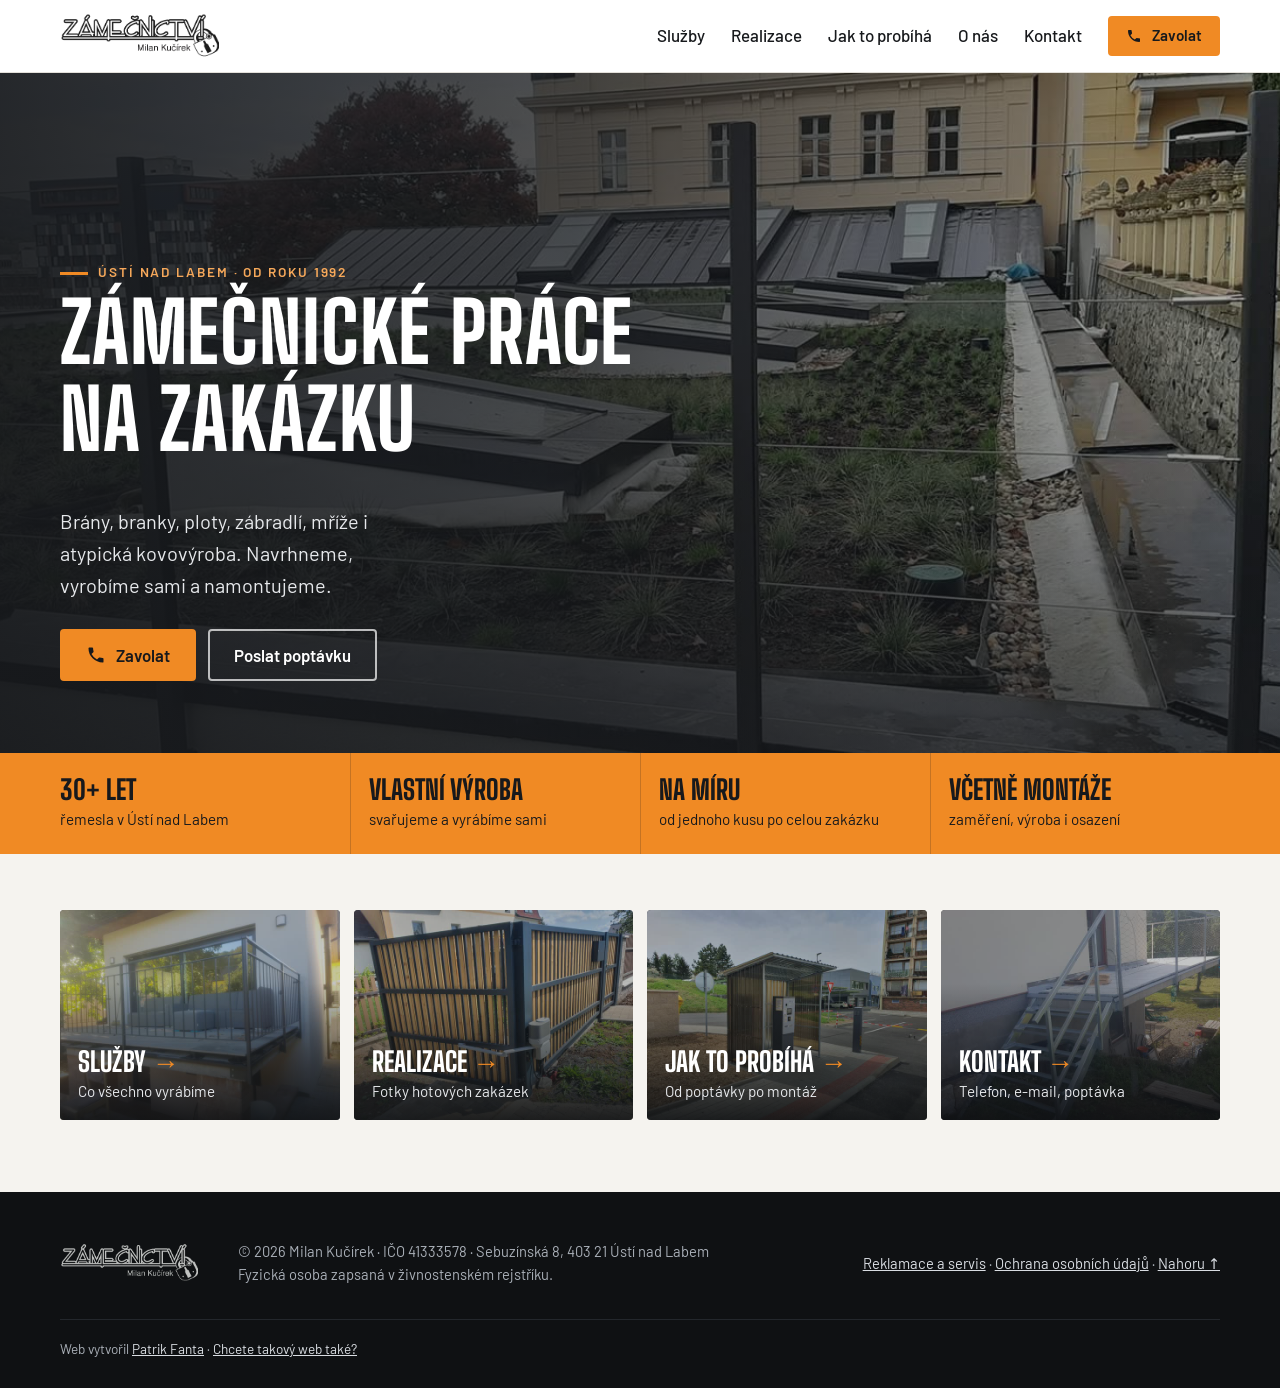
<file: index.html>
<!DOCTYPE html>
<html lang="cs">
<head>
<meta charset="utf-8">
<meta name="viewport" content="width=device-width, initial-scale=1">
<title>Zámečnictví Milan Kučírek | Brány, ploty, zábradlí | Ústí nad Labem</title>
<meta name="description" content="Zámečnické práce na zakázku v Ústí nad Labem a severních Čechách od roku 1992. Brány, branky, ploty, zábradlí, mříže, reklamní konstrukce a kovovýroba podle vašich představ.">
<link rel="canonical" href="https://zamecnictvikucirek.cz/">
<meta property="og:type" content="website">
<meta property="og:title" content="Zámečnictví Milan Kučírek, Ústí nad Labem">
<meta property="og:description" content="Brány, ploty, zábradlí, mříže a kovovýroba na zakázku. Od roku 1992.">
<meta property="og:image" content="https://zamecnictvikucirek.cz/img/og-nahled.jpg">
<meta property="og:image:width" content="1200">
<meta property="og:image:height" content="630">
<meta property="og:locale" content="cs_CZ">
<meta name="theme-color" content="#17191c">
<link rel="icon" href="favicon.svg?v=1" type="image/svg+xml">
<link rel="stylesheet" href="css/fonts.css?v=1">
<link rel="stylesheet" href="css/style.css?v=12">
<script type="application/ld+json">
{
  "@context": "https://schema.org",
  "@type": "HomeAndConstructionBusiness",
  "name": "Zámečnictví Milan Kučírek",
  "url": "https://zamecnictvikucirek.cz/",
  "image": "https://zamecnictvikucirek.cz/img/hero.jpg",
  "telephone": ["+420721227162", "+420728177648"],
  "email": "info@zamecnictvikucirek.cz",
  "foundingDate": "1992",
  "address": {
    "@type": "PostalAddress",
    "addressLocality": "Ústí nad Labem",
    "addressCountry": "CZ"
  },
  "areaServed": "Severní Čechy",
  "sameAs": ["https://www.facebook.com/ZamecnictviKucirek/"]
}
</script>
</head>
<body>
<a class="skip" href="#obsah">Přeskočit na obsah</a>

<header class="header" id="top">
  <div class="wrap header__inner">
    <a class="brand" href="#top" aria-label="Zámečnictví Milan Kučírek – úvod">
      <img src="img/logo.png?v=1" alt="Zámečnictví Milan Kučírek" width="830" height="240">
    </a>
    <button class="nav-toggle" type="button" aria-expanded="false" aria-controls="nav">
      <span class="nav-toggle__bars" aria-hidden="true"></span><span class="sr">Menu</span>
    </button>
    <nav class="nav" id="nav">
      <a href="sluzby.html">Služby</a>
      <a href="galerie.html">Realizace</a>
      <a href="postup.html">Jak to probíhá</a>
      <a href="o-nas.html">O nás</a>
      <a href="kontakt.html">Kontakt</a>
      <details class="callmenu">
          <summary class="btn btn--small"><svg viewBox="0 0 24 24" aria-hidden="true"><path d="M6.6 10.8a15.1 15.1 0 0 0 6.6 6.6l2.2-2.2a1 1 0 0 1 1-.25 11.4 11.4 0 0 0 3.6.57 1 1 0 0 1 1 1V20a1 1 0 0 1-1 1A17 17 0 0 1 3 4a1 1 0 0 1 1-1h3.5a1 1 0 0 1 1 1c0 1.25.2 2.45.57 3.57a1 1 0 0 1-.25 1z"/></svg> Zavolat</summary>
          <span class="callmenu__list">
            <a href="tel:+420721227162"><span>Milan · otec</span><b>721 227 162</b></a>
            <a href="tel:+420728177648"><span>Ondřej · syn</span><b>728 177 648</b></a>
          </span>
        </details>
    </nav>
  </div>
</header>

<main id="obsah">

  <section class="hero">
    <img class="hero__img" src="img/hero.jpg?v=1" alt="Ocelové zábradlí s nerezovými lanky na zelené střeše v Ústí nad Labem" width="1387" height="640">
    <div class="wrap hero__content">
      <p class="eyebrow">Ústí nad Labem · od roku 1992</p>
      <h1>Zámečnické práce<br>na zakázku</h1>
      <p class="hero__lead">Brány, branky, ploty, zábradlí, mříže i atypická kovovýroba. Navrhneme, vyrobíme sami a namontujeme.</p>
      <div class="hero__actions">
        <details class="callmenu">
          <summary class="btn"><svg viewBox="0 0 24 24" aria-hidden="true"><path d="M6.6 10.8a15.1 15.1 0 0 0 6.6 6.6l2.2-2.2a1 1 0 0 1 1-.25 11.4 11.4 0 0 0 3.6.57 1 1 0 0 1 1 1V20a1 1 0 0 1-1 1A17 17 0 0 1 3 4a1 1 0 0 1 1-1h3.5a1 1 0 0 1 1 1c0 1.25.2 2.45.57 3.57a1 1 0 0 1-.25 1z"/></svg> Zavolat</summary>
          <span class="callmenu__list">
            <a href="tel:+420721227162"><span>Milan · otec</span><b>721 227 162</b></a>
            <a href="tel:+420728177648"><span>Ondřej · syn</span><b>728 177 648</b></a>
          </span>
        </details>
        <a class="btn btn--ghost" href="kontakt.html">Poslat poptávku</a>
      </div>
    </div>
  </section>

  <section class="facts" aria-label="Proč my">
    <div class="wrap facts__grid">
      <div><strong>30+ let</strong><span>řemesla v Ústí nad Labem</span></div>
      <div><strong>Vlastní výroba</strong><span>svařujeme a vyrábíme sami</span></div>
      <div><strong>Na míru</strong><span>od jednoho kusu po celou zakázku</span></div>
      <div><strong>Včetně montáže</strong><span>zaměření, výroba i osazení</span></div>
    </div>
  </section>

  <section class="section crossroads" aria-label="Rozcestník">
    <div class="wrap crossroads__grid">
      <a class="tile" href="sluzby.html">
        <img src="img/uvod/sluzby.jpg" alt="" loading="lazy" width="640" height="480">
        <span class="tile__text"><strong>Služby</strong><span>Co všechno vyrábíme</span></span>
      </a>
      <a class="tile" href="galerie.html">
        <img src="img/uvod/realizace.jpg" alt="" loading="lazy" width="640" height="480">
        <span class="tile__text"><strong>Realizace</strong><span>Fotky hotových zakázek</span></span>
      </a>
      <a class="tile" href="postup.html">
        <img src="img/uvod/postup.jpg" alt="" loading="lazy" width="640" height="480">
        <span class="tile__text"><strong>Jak to probíhá</strong><span>Od poptávky po montáž</span></span>
      </a>
      <a class="tile" href="kontakt.html">
        <img src="img/uvod/kontakt.jpg" alt="" loading="lazy" width="640" height="480">
        <span class="tile__text"><strong>Kontakt</strong><span>Telefon, e-mail, poptávka</span></span>
      </a>
    </div>
  </section>

</main>

<footer class="footer">
  <div class="wrap footer__inner">
    <img class="footer__logo" src="img/logo-white.png?v=1" alt="" width="830" height="240" loading="lazy">
    <span>© <span id="rok">2026</span> Milan Kučírek · IČO 41333578 · Sebuzínská 8, 403 21 Ústí nad Labem<br>Fyzická osoba zapsaná v živnostenském rejstříku.</span>
    <span class="footer__links"><a href="reklamace.html">Reklamace a servis</a> · <a href="ochrana-osobnich-udaju.html">Ochrana osobních údajů</a> · <a href="#top">Nahoru ↑</a></span>
    <p class="made">Web vytvořil <a href="https://patrikfanta.cz/?ref=kucirek" target="_blank" rel="noopener">Patrik Fanta</a> · <a href="https://patrikfanta.cz/?ref=kucirek" target="_blank" rel="noopener">Chcete takový web také?</a></p>
  </div>
</footer>

<details class="call-fab callmenu callmenu--up">
  <summary class="call-fab__btn" aria-label="Zavolat"><svg viewBox="0 0 24 24" aria-hidden="true"><path d="M6.6 10.8a15.1 15.1 0 0 0 6.6 6.6l2.2-2.2a1 1 0 0 1 1-.25 11.4 11.4 0 0 0 3.6.57 1 1 0 0 1 1 1V20a1 1 0 0 1-1 1A17 17 0 0 1 3 4a1 1 0 0 1 1-1h3.5a1 1 0 0 1 1 1c0 1.25.2 2.45.57 3.57a1 1 0 0 1-.25 1z"/></svg></summary>
  <span class="callmenu__list">
            <a href="tel:+420721227162"><span>Milan · otec</span><b>721 227 162</b></a>
            <a href="tel:+420728177648"><span>Ondřej · syn</span><b>728 177 648</b></a>
          </span>
</details>

<script src="js/main.js?v=5"></script>
<!-- Anonymní měření návštěvnosti bez cookies (GoatCounter), skript hostovaný lokálně -->
<script data-goatcounter="https://kucirek.stat.patrikfanta.cz/count" async src="js/count.js"></script>
</body>
</html>
</file>
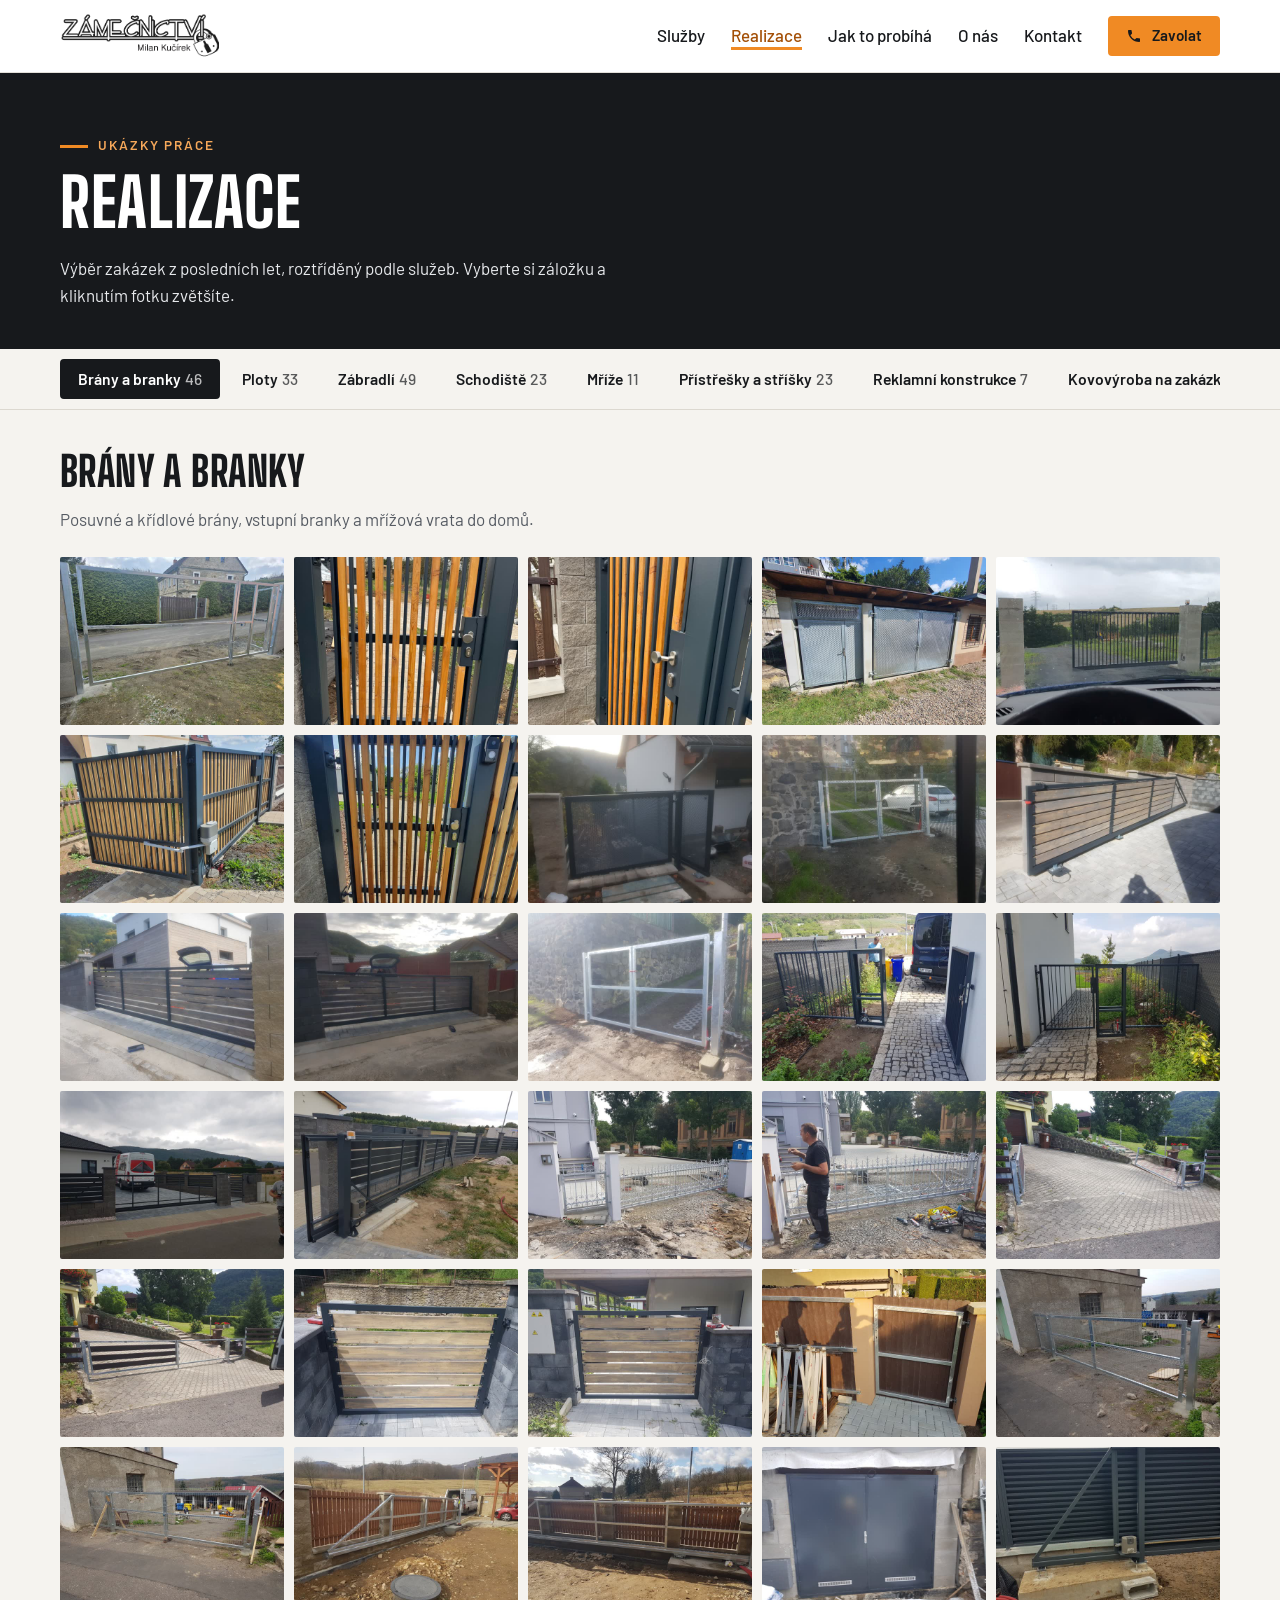
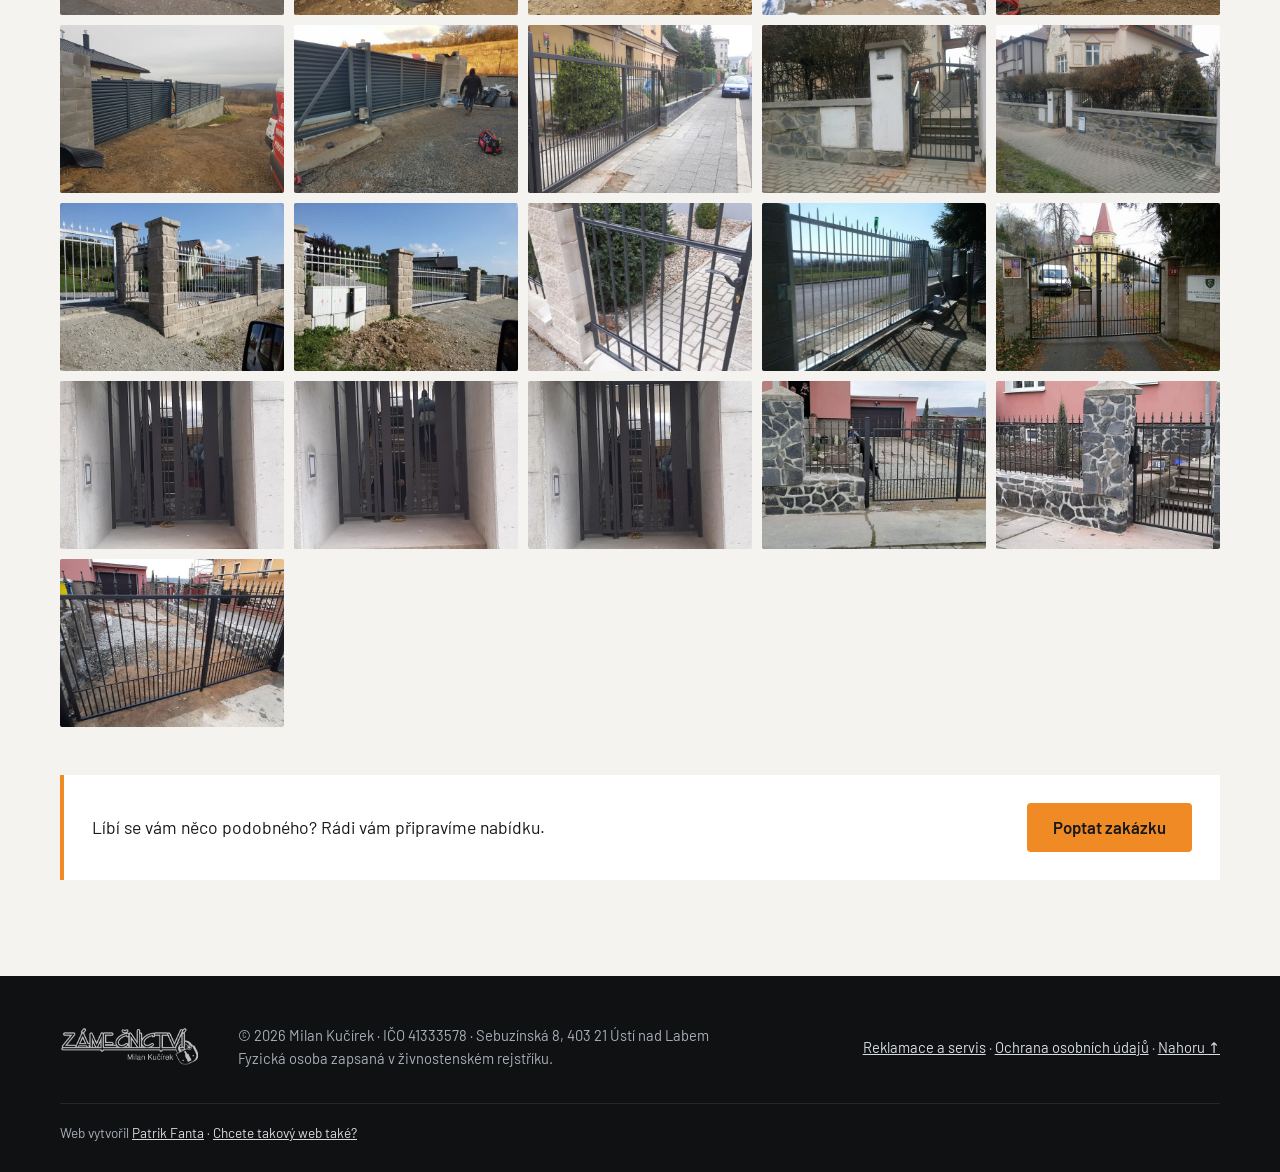
<file: galerie.html>
<!DOCTYPE html>
<html lang="cs">
<head>
<meta charset="utf-8">
<meta name="viewport" content="width=device-width, initial-scale=1">
<title>Realizace | Zámečnictví Milan Kučírek, Ústí nad Labem</title>
<meta name="description" content="Fotky realizací Zámečnictví Milan Kučírek: brány, ploty, zábradlí, schodiště, mříže, přístřešky, reklamní konstrukce a kovovýroba na zakázku.">
<meta name="theme-color" content="#17191c">
<link rel="icon" href="favicon.svg?v=1" type="image/svg+xml">
<link rel="stylesheet" href="css/fonts.css?v=1">
<link rel="stylesheet" href="css/style.css?v=12">
</head>
<body>
<a class="skip" href="#obsah">Přeskočit na obsah</a>

<header class="header" id="top">
  <div class="wrap header__inner">
    <a class="brand" href="index.html" aria-label="Zámečnictví Milan Kučírek – úvod">
      <img src="img/logo.png?v=1" alt="Zámečnictví Milan Kučírek" width="830" height="240">
    </a>
    <button class="nav-toggle" type="button" aria-expanded="false" aria-controls="nav">
      <span class="nav-toggle__bars" aria-hidden="true"></span><span class="sr">Menu</span>
    </button>
    <nav class="nav" id="nav">
      <a href="sluzby.html">Služby</a>
      <a href="galerie.html" aria-current="page">Realizace</a>
      <a href="postup.html">Jak to probíhá</a>
      <a href="o-nas.html">O nás</a>
      <a href="kontakt.html">Kontakt</a>
      <details class="callmenu">
          <summary class="btn btn--small"><svg viewBox="0 0 24 24" aria-hidden="true"><path d="M6.6 10.8a15.1 15.1 0 0 0 6.6 6.6l2.2-2.2a1 1 0 0 1 1-.25 11.4 11.4 0 0 0 3.6.57 1 1 0 0 1 1 1V20a1 1 0 0 1-1 1A17 17 0 0 1 3 4a1 1 0 0 1 1-1h3.5a1 1 0 0 1 1 1c0 1.25.2 2.45.57 3.57a1 1 0 0 1-.25 1z"/></svg> Zavolat</summary>
          <span class="callmenu__list">
            <a href="tel:+420721227162"><span>Milan · otec</span><b>721 227 162</b></a>
            <a href="tel:+420728177648"><span>Ondřej · syn</span><b>728 177 648</b></a>
          </span>
        </details>
    </nav>
  </div>
</header>

<main id="obsah">
  <section class="page-head">
    <div class="wrap">
      <p class="eyebrow">Ukázky práce</p>
      <h1>Realizace</h1>
      <p>Výběr zakázek z posledních let, roztříděný podle služeb. Vyberte si záložku a kliknutím fotku zvětšíte.</p>
    </div>
  </section>

  <div class="tabs-bar">
    <div class="wrap">
      <div class="tabs" role="tablist" aria-label="Kategorie realizací">
        <button class="tab" role="tab" type="button" id="tab-brany" data-tab="brany" aria-controls="panel-brany" aria-selected="false">Brány a branky<span class="count">46</span></button>
        <button class="tab" role="tab" type="button" id="tab-ploty" data-tab="ploty" aria-controls="panel-ploty" aria-selected="false">Ploty<span class="count">33</span></button>
        <button class="tab" role="tab" type="button" id="tab-zabradli" data-tab="zabradli" aria-controls="panel-zabradli" aria-selected="false">Zábradlí<span class="count">49</span></button>
        <button class="tab" role="tab" type="button" id="tab-schodiste" data-tab="schodiste" aria-controls="panel-schodiste" aria-selected="false">Schodiště<span class="count">23</span></button>
        <button class="tab" role="tab" type="button" id="tab-mrize" data-tab="mrize" aria-controls="panel-mrize" aria-selected="false">Mříže<span class="count">11</span></button>
        <button class="tab" role="tab" type="button" id="tab-pristresky" data-tab="pristresky" aria-controls="panel-pristresky" aria-selected="false">Přístřešky a stříšky<span class="count">23</span></button>
        <button class="tab" role="tab" type="button" id="tab-reklama" data-tab="reklama" aria-controls="panel-reklama" aria-selected="false">Reklamní konstrukce<span class="count">7</span></button>
        <button class="tab" role="tab" type="button" id="tab-kovovyroba" data-tab="kovovyroba" aria-controls="panel-kovovyroba" aria-selected="false">Kovovýroba na zakázku<span class="count">37</span></button>
      </div>
    </div>
  </div>

  <div class="wrap gallery-page">
    <section class="tabpanel" role="tabpanel" id="panel-brany" aria-labelledby="tab-brany">
      <h2>Brány a branky</h2>
      <p>Posuvné a křídlové brány, vstupní branky a mřížová vrata do domů.</p>
      <div class="photo-grid">
        <a href="img/galerie/brany/01.jpg"><img src="img/galerie/brany/01-t.jpg" alt="Brány – realizace 1" loading="lazy" width="640" height="480"></a>
        <a href="img/galerie/brany/02.jpg"><img src="img/galerie/brany/02-t.jpg" alt="Brány – realizace 2" loading="lazy" width="640" height="480"></a>
        <a href="img/galerie/brany/03.jpg"><img src="img/galerie/brany/03-t.jpg" alt="Brány – realizace 3" loading="lazy" width="640" height="480"></a>
        <a href="img/galerie/brany/04.jpg"><img src="img/galerie/brany/04-t.jpg" alt="Brány – realizace 4" loading="lazy" width="640" height="480"></a>
        <a href="img/galerie/brany/05.jpg"><img src="img/galerie/brany/05-t.jpg" alt="Brány – realizace 5" loading="lazy" width="640" height="480"></a>
        <a href="img/galerie/brany/06.jpg"><img src="img/galerie/brany/06-t.jpg" alt="Brány – realizace 6" loading="lazy" width="640" height="480"></a>
        <a href="img/galerie/brany/07.jpg"><img src="img/galerie/brany/07-t.jpg" alt="Brány – realizace 7" loading="lazy" width="640" height="480"></a>
        <a href="img/galerie/brany/08.jpg"><img src="img/galerie/brany/08-t.jpg" alt="Brány – realizace 8" loading="lazy" width="640" height="480"></a>
        <a href="img/galerie/brany/09.jpg"><img src="img/galerie/brany/09-t.jpg" alt="Brány – realizace 9" loading="lazy" width="640" height="480"></a>
        <a href="img/galerie/brany/10.jpg"><img src="img/galerie/brany/10-t.jpg" alt="Brány – realizace 10" loading="lazy" width="640" height="480"></a>
        <a href="img/galerie/brany/11.jpg"><img src="img/galerie/brany/11-t.jpg" alt="Brány – realizace 11" loading="lazy" width="640" height="480"></a>
        <a href="img/galerie/brany/12.jpg"><img src="img/galerie/brany/12-t.jpg" alt="Brány – realizace 12" loading="lazy" width="640" height="480"></a>
        <a href="img/galerie/brany/13.jpg"><img src="img/galerie/brany/13-t.jpg" alt="Brány – realizace 13" loading="lazy" width="640" height="480"></a>
        <a href="img/galerie/brany/14.jpg"><img src="img/galerie/brany/14-t.jpg" alt="Brány – realizace 14" loading="lazy" width="640" height="480"></a>
        <a href="img/galerie/brany/15.jpg"><img src="img/galerie/brany/15-t.jpg" alt="Brány – realizace 15" loading="lazy" width="640" height="480"></a>
        <a href="img/galerie/brany/16.jpg"><img src="img/galerie/brany/16-t.jpg" alt="Brány – realizace 16" loading="lazy" width="640" height="480"></a>
        <a href="img/galerie/brany/17.jpg"><img src="img/galerie/brany/17-t.jpg" alt="Brány – realizace 17" loading="lazy" width="640" height="480"></a>
        <a href="img/galerie/brany/18.jpg"><img src="img/galerie/brany/18-t.jpg" alt="Brány – realizace 18" loading="lazy" width="640" height="480"></a>
        <a href="img/galerie/brany/19.jpg"><img src="img/galerie/brany/19-t.jpg" alt="Brány – realizace 19" loading="lazy" width="640" height="480"></a>
        <a href="img/galerie/brany/20.jpg"><img src="img/galerie/brany/20-t.jpg" alt="Brány – realizace 20" loading="lazy" width="640" height="480"></a>
        <a href="img/galerie/brany/21.jpg"><img src="img/galerie/brany/21-t.jpg" alt="Brány – realizace 21" loading="lazy" width="640" height="480"></a>
        <a href="img/galerie/brany/22.jpg"><img src="img/galerie/brany/22-t.jpg" alt="Brány – realizace 22" loading="lazy" width="640" height="480"></a>
        <a href="img/galerie/brany/23.jpg"><img src="img/galerie/brany/23-t.jpg" alt="Brány – realizace 23" loading="lazy" width="640" height="480"></a>
        <a href="img/galerie/brany/24.jpg"><img src="img/galerie/brany/24-t.jpg" alt="Brány – realizace 24" loading="lazy" width="640" height="480"></a>
        <a href="img/galerie/brany/25.jpg"><img src="img/galerie/brany/25-t.jpg" alt="Brány – realizace 25" loading="lazy" width="640" height="480"></a>
        <a href="img/galerie/brany/26.jpg"><img src="img/galerie/brany/26-t.jpg" alt="Brány – realizace 26" loading="lazy" width="640" height="480"></a>
        <a href="img/galerie/brany/27.jpg"><img src="img/galerie/brany/27-t.jpg" alt="Brány – realizace 27" loading="lazy" width="640" height="480"></a>
        <a href="img/galerie/brany/28.jpg"><img src="img/galerie/brany/28-t.jpg" alt="Brány – realizace 28" loading="lazy" width="640" height="480"></a>
        <a href="img/galerie/brany/29.jpg"><img src="img/galerie/brany/29-t.jpg" alt="Brány – realizace 29" loading="lazy" width="640" height="480"></a>
        <a href="img/galerie/brany/30.jpg"><img src="img/galerie/brany/30-t.jpg" alt="Brány – realizace 30" loading="lazy" width="640" height="480"></a>
        <a href="img/galerie/brany/31.jpg"><img src="img/galerie/brany/31-t.jpg" alt="Brány – realizace 31" loading="lazy" width="640" height="480"></a>
        <a href="img/galerie/brany/32.jpg"><img src="img/galerie/brany/32-t.jpg" alt="Brány – realizace 32" loading="lazy" width="640" height="480"></a>
        <a href="img/galerie/brany/33.jpg"><img src="img/galerie/brany/33-t.jpg" alt="Brány – realizace 33" loading="lazy" width="640" height="480"></a>
        <a href="img/galerie/brany/34.jpg"><img src="img/galerie/brany/34-t.jpg" alt="Brány – realizace 34" loading="lazy" width="640" height="480"></a>
        <a href="img/galerie/brany/35.jpg"><img src="img/galerie/brany/35-t.jpg" alt="Brány – realizace 35" loading="lazy" width="640" height="480"></a>
        <a href="img/galerie/brany/36.jpg"><img src="img/galerie/brany/36-t.jpg" alt="Brány – realizace 36" loading="lazy" width="640" height="480"></a>
        <a href="img/galerie/brany/37.jpg"><img src="img/galerie/brany/37-t.jpg" alt="Brány – realizace 37" loading="lazy" width="640" height="480"></a>
        <a href="img/galerie/brany/38.jpg"><img src="img/galerie/brany/38-t.jpg" alt="Brány – realizace 38" loading="lazy" width="640" height="480"></a>
        <a href="img/galerie/brany/39.jpg"><img src="img/galerie/brany/39-t.jpg" alt="Brány – realizace 39" loading="lazy" width="640" height="480"></a>
        <a href="img/galerie/brany/40.jpg"><img src="img/galerie/brany/40-t.jpg" alt="Brány – realizace 40" loading="lazy" width="640" height="480"></a>
        <a href="img/galerie/brany/41.jpg"><img src="img/galerie/brany/41-t.jpg" alt="Brány – realizace 41" loading="lazy" width="640" height="480"></a>
        <a href="img/galerie/brany/42.jpg"><img src="img/galerie/brany/42-t.jpg" alt="Brány – realizace 42" loading="lazy" width="640" height="480"></a>
        <a href="img/galerie/brany/43.jpg"><img src="img/galerie/brany/43-t.jpg" alt="Brány – realizace 43" loading="lazy" width="640" height="480"></a>
        <a href="img/galerie/brany/44.jpg"><img src="img/galerie/brany/44-t.jpg" alt="Brány – realizace 44" loading="lazy" width="640" height="480"></a>
        <a href="img/galerie/brany/45.jpg"><img src="img/galerie/brany/45-t.jpg" alt="Brány – realizace 45" loading="lazy" width="640" height="480"></a>
        <a href="img/galerie/brany/46.jpg"><img src="img/galerie/brany/46-t.jpg" alt="Brány – realizace 46" loading="lazy" width="640" height="480"></a>
      </div>
    </section>

    <section class="tabpanel" role="tabpanel" id="panel-ploty" aria-labelledby="tab-ploty">
      <h2>Ploty</h2>
      <p>Oplocení rodinných domů, firem i sportovišť z ocelových profilů, sítí a plechu.</p>
      <div class="photo-grid">
        <a href="img/galerie/ploty/01.jpg"><img src="img/galerie/ploty/01-t.jpg" alt="Plot – realizace 1" loading="lazy" width="640" height="480"></a>
        <a href="img/galerie/ploty/02.jpg"><img src="img/galerie/ploty/02-t.jpg" alt="Plot – realizace 2" loading="lazy" width="640" height="480"></a>
        <a href="img/galerie/ploty/03.jpg"><img src="img/galerie/ploty/03-t.jpg" alt="Plot – realizace 3" loading="lazy" width="640" height="480"></a>
        <a href="img/galerie/ploty/04.jpg"><img src="img/galerie/ploty/04-t.jpg" alt="Plot – realizace 4" loading="lazy" width="640" height="480"></a>
        <a href="img/galerie/ploty/05.jpg"><img src="img/galerie/ploty/05-t.jpg" alt="Plot – realizace 5" loading="lazy" width="640" height="480"></a>
        <a href="img/galerie/ploty/06.jpg"><img src="img/galerie/ploty/06-t.jpg" alt="Plot – realizace 6" loading="lazy" width="640" height="480"></a>
        <a href="img/galerie/ploty/07.jpg"><img src="img/galerie/ploty/07-t.jpg" alt="Plot – realizace 7" loading="lazy" width="640" height="480"></a>
        <a href="img/galerie/ploty/08.jpg"><img src="img/galerie/ploty/08-t.jpg" alt="Plot – realizace 8" loading="lazy" width="640" height="480"></a>
        <a href="img/galerie/ploty/09.jpg"><img src="img/galerie/ploty/09-t.jpg" alt="Plot – realizace 9" loading="lazy" width="640" height="480"></a>
        <a href="img/galerie/ploty/10.jpg"><img src="img/galerie/ploty/10-t.jpg" alt="Plot – realizace 10" loading="lazy" width="640" height="480"></a>
        <a href="img/galerie/ploty/11.jpg"><img src="img/galerie/ploty/11-t.jpg" alt="Plot – realizace 11" loading="lazy" width="640" height="480"></a>
        <a href="img/galerie/ploty/12.jpg"><img src="img/galerie/ploty/12-t.jpg" alt="Plot – realizace 12" loading="lazy" width="640" height="480"></a>
        <a href="img/galerie/ploty/13.jpg"><img src="img/galerie/ploty/13-t.jpg" alt="Plot – realizace 13" loading="lazy" width="640" height="480"></a>
        <a href="img/galerie/ploty/14.jpg"><img src="img/galerie/ploty/14-t.jpg" alt="Plot – realizace 14" loading="lazy" width="640" height="480"></a>
        <a href="img/galerie/ploty/15.jpg"><img src="img/galerie/ploty/15-t.jpg" alt="Plot – realizace 15" loading="lazy" width="640" height="480"></a>
        <a href="img/galerie/ploty/16.jpg"><img src="img/galerie/ploty/16-t.jpg" alt="Plot – realizace 16" loading="lazy" width="640" height="480"></a>
        <a href="img/galerie/ploty/17.jpg"><img src="img/galerie/ploty/17-t.jpg" alt="Plot – realizace 17" loading="lazy" width="640" height="480"></a>
        <a href="img/galerie/ploty/18.jpg"><img src="img/galerie/ploty/18-t.jpg" alt="Plot – realizace 18" loading="lazy" width="640" height="480"></a>
        <a href="img/galerie/ploty/19.jpg"><img src="img/galerie/ploty/19-t.jpg" alt="Plot – realizace 19" loading="lazy" width="640" height="480"></a>
        <a href="img/galerie/ploty/20.jpg"><img src="img/galerie/ploty/20-t.jpg" alt="Plot – realizace 20" loading="lazy" width="640" height="480"></a>
        <a href="img/galerie/ploty/21.jpg"><img src="img/galerie/ploty/21-t.jpg" alt="Plot – realizace 21" loading="lazy" width="640" height="480"></a>
        <a href="img/galerie/ploty/22.jpg"><img src="img/galerie/ploty/22-t.jpg" alt="Plot – realizace 22" loading="lazy" width="640" height="480"></a>
        <a href="img/galerie/ploty/23.jpg"><img src="img/galerie/ploty/23-t.jpg" alt="Plot – realizace 23" loading="lazy" width="640" height="480"></a>
        <a href="img/galerie/ploty/24.jpg"><img src="img/galerie/ploty/24-t.jpg" alt="Plot – realizace 24" loading="lazy" width="640" height="480"></a>
        <a href="img/galerie/ploty/25.jpg"><img src="img/galerie/ploty/25-t.jpg" alt="Plot – realizace 25" loading="lazy" width="640" height="480"></a>
        <a href="img/galerie/ploty/26.jpg"><img src="img/galerie/ploty/26-t.jpg" alt="Plot – realizace 26" loading="lazy" width="640" height="480"></a>
        <a href="img/galerie/ploty/27.jpg"><img src="img/galerie/ploty/27-t.jpg" alt="Plot – realizace 27" loading="lazy" width="640" height="480"></a>
        <a href="img/galerie/ploty/28.jpg"><img src="img/galerie/ploty/28-t.jpg" alt="Plot – realizace 28" loading="lazy" width="640" height="480"></a>
        <a href="img/galerie/ploty/29.jpg"><img src="img/galerie/ploty/29-t.jpg" alt="Plot – realizace 29" loading="lazy" width="640" height="480"></a>
        <a href="img/galerie/ploty/30.jpg"><img src="img/galerie/ploty/30-t.jpg" alt="Plot – realizace 30" loading="lazy" width="640" height="480"></a>
        <a href="img/galerie/ploty/31.jpg"><img src="img/galerie/ploty/31-t.jpg" alt="Plot – realizace 31" loading="lazy" width="640" height="480"></a>
        <a href="img/galerie/ploty/32.jpg"><img src="img/galerie/ploty/32-t.jpg" alt="Plot – realizace 32" loading="lazy" width="640" height="480"></a>
        <a href="img/galerie/ploty/33.jpg"><img src="img/galerie/ploty/33-t.jpg" alt="Plot – realizace 33" loading="lazy" width="640" height="480"></a>
      </div>
    </section>

    <section class="tabpanel" role="tabpanel" id="panel-zabradli" aria-labelledby="tab-zabradli">
      <h2>Zábradlí</h2>
      <p>Balkonová, schodišťová, střešní i ozdobná kovaná zábradlí.</p>
      <div class="photo-grid">
        <a href="img/galerie/zabradli/01.jpg"><img src="img/galerie/zabradli/01-t.jpg" alt="Zábradlí – realizace 1" loading="lazy" width="640" height="480"></a>
        <a href="img/galerie/zabradli/02.jpg"><img src="img/galerie/zabradli/02-t.jpg" alt="Zábradlí – realizace 2" loading="lazy" width="640" height="480"></a>
        <a href="img/galerie/zabradli/03.jpg"><img src="img/galerie/zabradli/03-t.jpg" alt="Zábradlí – realizace 3" loading="lazy" width="640" height="480"></a>
        <a href="img/galerie/zabradli/04.jpg"><img src="img/galerie/zabradli/04-t.jpg" alt="Zábradlí – realizace 4" loading="lazy" width="640" height="480"></a>
        <a href="img/galerie/zabradli/05.jpg"><img src="img/galerie/zabradli/05-t.jpg" alt="Zábradlí – realizace 5" loading="lazy" width="640" height="480"></a>
        <a href="img/galerie/zabradli/06.jpg"><img src="img/galerie/zabradli/06-t.jpg" alt="Zábradlí – realizace 6" loading="lazy" width="640" height="480"></a>
        <a href="img/galerie/zabradli/07.jpg"><img src="img/galerie/zabradli/07-t.jpg" alt="Zábradlí – realizace 7" loading="lazy" width="640" height="480"></a>
        <a href="img/galerie/zabradli/08.jpg"><img src="img/galerie/zabradli/08-t.jpg" alt="Zábradlí – realizace 8" loading="lazy" width="640" height="480"></a>
        <a href="img/galerie/zabradli/09.jpg"><img src="img/galerie/zabradli/09-t.jpg" alt="Zábradlí – realizace 9" loading="lazy" width="640" height="480"></a>
        <a href="img/galerie/zabradli/10.jpg"><img src="img/galerie/zabradli/10-t.jpg" alt="Zábradlí – realizace 10" loading="lazy" width="640" height="480"></a>
        <a href="img/galerie/zabradli/11.jpg"><img src="img/galerie/zabradli/11-t.jpg" alt="Zábradlí – realizace 11" loading="lazy" width="640" height="480"></a>
        <a href="img/galerie/zabradli/12.jpg"><img src="img/galerie/zabradli/12-t.jpg" alt="Zábradlí – realizace 12" loading="lazy" width="640" height="480"></a>
        <a href="img/galerie/zabradli/13.jpg"><img src="img/galerie/zabradli/13-t.jpg" alt="Zábradlí – realizace 13" loading="lazy" width="640" height="480"></a>
        <a href="img/galerie/zabradli/14.jpg"><img src="img/galerie/zabradli/14-t.jpg" alt="Zábradlí – realizace 14" loading="lazy" width="640" height="480"></a>
        <a href="img/galerie/zabradli/15.jpg"><img src="img/galerie/zabradli/15-t.jpg" alt="Zábradlí – realizace 15" loading="lazy" width="640" height="480"></a>
        <a href="img/galerie/zabradli/16.jpg"><img src="img/galerie/zabradli/16-t.jpg" alt="Zábradlí – realizace 16" loading="lazy" width="640" height="480"></a>
        <a href="img/galerie/zabradli/17.jpg"><img src="img/galerie/zabradli/17-t.jpg" alt="Zábradlí – realizace 17" loading="lazy" width="640" height="480"></a>
        <a href="img/galerie/zabradli/18.jpg"><img src="img/galerie/zabradli/18-t.jpg" alt="Zábradlí – realizace 18" loading="lazy" width="640" height="480"></a>
        <a href="img/galerie/zabradli/19.jpg"><img src="img/galerie/zabradli/19-t.jpg" alt="Zábradlí – realizace 19" loading="lazy" width="640" height="480"></a>
        <a href="img/galerie/zabradli/20.jpg"><img src="img/galerie/zabradli/20-t.jpg" alt="Zábradlí – realizace 20" loading="lazy" width="640" height="480"></a>
        <a href="img/galerie/zabradli/21.jpg"><img src="img/galerie/zabradli/21-t.jpg" alt="Zábradlí – realizace 21" loading="lazy" width="640" height="480"></a>
        <a href="img/galerie/zabradli/22.jpg"><img src="img/galerie/zabradli/22-t.jpg" alt="Zábradlí – realizace 22" loading="lazy" width="640" height="480"></a>
        <a href="img/galerie/zabradli/23.jpg"><img src="img/galerie/zabradli/23-t.jpg" alt="Zábradlí – realizace 23" loading="lazy" width="640" height="480"></a>
        <a href="img/galerie/zabradli/24.jpg"><img src="img/galerie/zabradli/24-t.jpg" alt="Zábradlí – realizace 24" loading="lazy" width="640" height="480"></a>
        <a href="img/galerie/zabradli/25.jpg"><img src="img/galerie/zabradli/25-t.jpg" alt="Zábradlí – realizace 25" loading="lazy" width="640" height="480"></a>
        <a href="img/galerie/zabradli/26.jpg"><img src="img/galerie/zabradli/26-t.jpg" alt="Zábradlí – realizace 26" loading="lazy" width="640" height="480"></a>
        <a href="img/galerie/zabradli/27.jpg"><img src="img/galerie/zabradli/27-t.jpg" alt="Zábradlí – realizace 27" loading="lazy" width="640" height="480"></a>
        <a href="img/galerie/zabradli/28.jpg"><img src="img/galerie/zabradli/28-t.jpg" alt="Zábradlí – realizace 28" loading="lazy" width="640" height="480"></a>
        <a href="img/galerie/zabradli/29.jpg"><img src="img/galerie/zabradli/29-t.jpg" alt="Zábradlí – realizace 29" loading="lazy" width="640" height="480"></a>
        <a href="img/galerie/zabradli/30.jpg"><img src="img/galerie/zabradli/30-t.jpg" alt="Zábradlí – realizace 30" loading="lazy" width="640" height="480"></a>
        <a href="img/galerie/zabradli/31.jpg"><img src="img/galerie/zabradli/31-t.jpg" alt="Zábradlí – realizace 31" loading="lazy" width="640" height="480"></a>
        <a href="img/galerie/zabradli/32.jpg"><img src="img/galerie/zabradli/32-t.jpg" alt="Zábradlí – realizace 32" loading="lazy" width="640" height="480"></a>
        <a href="img/galerie/zabradli/33.jpg"><img src="img/galerie/zabradli/33-t.jpg" alt="Zábradlí – realizace 33" loading="lazy" width="640" height="480"></a>
        <a href="img/galerie/zabradli/34.jpg"><img src="img/galerie/zabradli/34-t.jpg" alt="Zábradlí – realizace 34" loading="lazy" width="640" height="480"></a>
        <a href="img/galerie/zabradli/35.jpg"><img src="img/galerie/zabradli/35-t.jpg" alt="Zábradlí – realizace 35" loading="lazy" width="640" height="480"></a>
        <a href="img/galerie/zabradli/36.jpg"><img src="img/galerie/zabradli/36-t.jpg" alt="Zábradlí – realizace 36" loading="lazy" width="640" height="480"></a>
        <a href="img/galerie/zabradli/37.jpg"><img src="img/galerie/zabradli/37-t.jpg" alt="Zábradlí – realizace 37" loading="lazy" width="640" height="480"></a>
        <a href="img/galerie/zabradli/38.jpg"><img src="img/galerie/zabradli/38-t.jpg" alt="Zábradlí – realizace 38" loading="lazy" width="640" height="480"></a>
        <a href="img/galerie/zabradli/39.jpg"><img src="img/galerie/zabradli/39-t.jpg" alt="Zábradlí – realizace 39" loading="lazy" width="640" height="480"></a>
        <a href="img/galerie/zabradli/40.jpg"><img src="img/galerie/zabradli/40-t.jpg" alt="Zábradlí – realizace 40" loading="lazy" width="640" height="480"></a>
        <a href="img/galerie/zabradli/41.jpg"><img src="img/galerie/zabradli/41-t.jpg" alt="Zábradlí – realizace 41" loading="lazy" width="640" height="480"></a>
        <a href="img/galerie/zabradli/42.jpg"><img src="img/galerie/zabradli/42-t.jpg" alt="Zábradlí – realizace 42" loading="lazy" width="640" height="480"></a>
        <a href="img/galerie/zabradli/43.jpg"><img src="img/galerie/zabradli/43-t.jpg" alt="Zábradlí – realizace 43" loading="lazy" width="640" height="480"></a>
        <a href="img/galerie/zabradli/44.jpg"><img src="img/galerie/zabradli/44-t.jpg" alt="Zábradlí – realizace 44" loading="lazy" width="640" height="480"></a>
        <a href="img/galerie/zabradli/45.jpg"><img src="img/galerie/zabradli/45-t.jpg" alt="Zábradlí – realizace 45" loading="lazy" width="640" height="480"></a>
        <a href="img/galerie/zabradli/46.jpg"><img src="img/galerie/zabradli/46-t.jpg" alt="Zábradlí – realizace 46" loading="lazy" width="640" height="480"></a>
        <a href="img/galerie/zabradli/47.jpg"><img src="img/galerie/zabradli/47-t.jpg" alt="Zábradlí – realizace 47" loading="lazy" width="640" height="480"></a>
        <a href="img/galerie/zabradli/48.jpg"><img src="img/galerie/zabradli/48-t.jpg" alt="Zábradlí – realizace 48" loading="lazy" width="640" height="480"></a>
        <a href="img/galerie/zabradli/49.jpg"><img src="img/galerie/zabradli/49-t.jpg" alt="Zábradlí – realizace 49" loading="lazy" width="640" height="480"></a>
      </div>
    </section>

    <section class="tabpanel" role="tabpanel" id="panel-schodiste" aria-labelledby="tab-schodiste">
      <h2>Schodiště</h2>
      <p>Venkovní ocelová a úniková schodiště a stupně z pororoštů.</p>
      <div class="photo-grid">
        <a href="img/galerie/schodiste/01.jpg"><img src="img/galerie/schodiste/01-t.jpg" alt="Schodiště – realizace 1" loading="lazy" width="640" height="480"></a>
        <a href="img/galerie/schodiste/02.jpg"><img src="img/galerie/schodiste/02-t.jpg" alt="Schodiště – realizace 2" loading="lazy" width="640" height="480"></a>
        <a href="img/galerie/schodiste/03.jpg"><img src="img/galerie/schodiste/03-t.jpg" alt="Schodiště – realizace 3" loading="lazy" width="640" height="480"></a>
        <a href="img/galerie/schodiste/04.jpg"><img src="img/galerie/schodiste/04-t.jpg" alt="Schodiště – realizace 4" loading="lazy" width="640" height="480"></a>
        <a href="img/galerie/schodiste/05.jpg"><img src="img/galerie/schodiste/05-t.jpg" alt="Schodiště – realizace 5" loading="lazy" width="640" height="480"></a>
        <a href="img/galerie/schodiste/06.jpg"><img src="img/galerie/schodiste/06-t.jpg" alt="Schodiště – realizace 6" loading="lazy" width="640" height="480"></a>
        <a href="img/galerie/schodiste/07.jpg"><img src="img/galerie/schodiste/07-t.jpg" alt="Schodiště – realizace 7" loading="lazy" width="640" height="480"></a>
        <a href="img/galerie/schodiste/08.jpg"><img src="img/galerie/schodiste/08-t.jpg" alt="Schodiště – realizace 8" loading="lazy" width="640" height="480"></a>
        <a href="img/galerie/schodiste/09.jpg"><img src="img/galerie/schodiste/09-t.jpg" alt="Schodiště – realizace 9" loading="lazy" width="640" height="480"></a>
        <a href="img/galerie/schodiste/10.jpg"><img src="img/galerie/schodiste/10-t.jpg" alt="Schodiště – realizace 10" loading="lazy" width="640" height="480"></a>
        <a href="img/galerie/schodiste/11.jpg"><img src="img/galerie/schodiste/11-t.jpg" alt="Schodiště – realizace 11" loading="lazy" width="640" height="480"></a>
        <a href="img/galerie/schodiste/12.jpg"><img src="img/galerie/schodiste/12-t.jpg" alt="Schodiště – realizace 12" loading="lazy" width="640" height="480"></a>
        <a href="img/galerie/schodiste/13.jpg"><img src="img/galerie/schodiste/13-t.jpg" alt="Schodiště – realizace 13" loading="lazy" width="640" height="480"></a>
        <a href="img/galerie/schodiste/14.jpg"><img src="img/galerie/schodiste/14-t.jpg" alt="Schodiště – realizace 14" loading="lazy" width="640" height="480"></a>
        <a href="img/galerie/schodiste/15.jpg"><img src="img/galerie/schodiste/15-t.jpg" alt="Schodiště – realizace 15" loading="lazy" width="640" height="480"></a>
        <a href="img/galerie/schodiste/16.jpg"><img src="img/galerie/schodiste/16-t.jpg" alt="Schodiště – realizace 16" loading="lazy" width="640" height="480"></a>
        <a href="img/galerie/schodiste/17.jpg"><img src="img/galerie/schodiste/17-t.jpg" alt="Schodiště – realizace 17" loading="lazy" width="640" height="480"></a>
        <a href="img/galerie/schodiste/18.jpg"><img src="img/galerie/schodiste/18-t.jpg" alt="Schodiště – realizace 18" loading="lazy" width="640" height="480"></a>
        <a href="img/galerie/schodiste/19.jpg"><img src="img/galerie/schodiste/19-t.jpg" alt="Schodiště – realizace 19" loading="lazy" width="640" height="480"></a>
        <a href="img/galerie/schodiste/20.jpg"><img src="img/galerie/schodiste/20-t.jpg" alt="Schodiště – realizace 20" loading="lazy" width="640" height="480"></a>
        <a href="img/galerie/schodiste/21.jpg"><img src="img/galerie/schodiste/21-t.jpg" alt="Schodiště – realizace 21" loading="lazy" width="640" height="480"></a>
        <a href="img/galerie/schodiste/22.jpg"><img src="img/galerie/schodiste/22-t.jpg" alt="Schodiště – realizace 22" loading="lazy" width="640" height="480"></a>
        <a href="img/galerie/schodiste/23.jpg"><img src="img/galerie/schodiste/23-t.jpg" alt="Schodiště – realizace 23" loading="lazy" width="640" height="480"></a>
      </div>
    </section>

    <section class="tabpanel" role="tabpanel" id="panel-mrize" aria-labelledby="tab-mrize">
      <h2>Mříže</h2>
      <p>Okenní a dveřní mříže, pevné i otevíravé.</p>
      <div class="photo-grid">
        <a href="img/galerie/mrize/01.jpg"><img src="img/galerie/mrize/01-t.jpg" alt="Mříž – realizace 1" loading="lazy" width="640" height="480"></a>
        <a href="img/galerie/mrize/02.jpg"><img src="img/galerie/mrize/02-t.jpg" alt="Mříž – realizace 2" loading="lazy" width="640" height="480"></a>
        <a href="img/galerie/mrize/03.jpg"><img src="img/galerie/mrize/03-t.jpg" alt="Mříž – realizace 3" loading="lazy" width="640" height="480"></a>
        <a href="img/galerie/mrize/04.jpg"><img src="img/galerie/mrize/04-t.jpg" alt="Mříž – realizace 4" loading="lazy" width="640" height="480"></a>
        <a href="img/galerie/mrize/05.jpg"><img src="img/galerie/mrize/05-t.jpg" alt="Mříž – realizace 5" loading="lazy" width="640" height="480"></a>
        <a href="img/galerie/mrize/06.jpg"><img src="img/galerie/mrize/06-t.jpg" alt="Mříž – realizace 6" loading="lazy" width="640" height="480"></a>
        <a href="img/galerie/mrize/07.jpg"><img src="img/galerie/mrize/07-t.jpg" alt="Mříž – realizace 7" loading="lazy" width="640" height="480"></a>
        <a href="img/galerie/mrize/08.jpg"><img src="img/galerie/mrize/08-t.jpg" alt="Mříž – realizace 8" loading="lazy" width="640" height="480"></a>
        <a href="img/galerie/mrize/09.jpg"><img src="img/galerie/mrize/09-t.jpg" alt="Mříž – realizace 9" loading="lazy" width="640" height="480"></a>
        <a href="img/galerie/mrize/10.jpg"><img src="img/galerie/mrize/10-t.jpg" alt="Mříž – realizace 10" loading="lazy" width="640" height="480"></a>
        <a href="img/galerie/mrize/11.jpg"><img src="img/galerie/mrize/11-t.jpg" alt="Mříž – realizace 11" loading="lazy" width="640" height="480"></a>
      </div>
    </section>

    <section class="tabpanel" role="tabpanel" id="panel-pristresky" aria-labelledby="tab-pristresky">
      <h2>Přístřešky a stříšky</h2>
      <p>Stříšky nad vchody, pergoly a zastřešení nákladových ramp.</p>
      <div class="photo-grid">
        <a href="img/galerie/pristresky/01.jpg"><img src="img/galerie/pristresky/01-t.jpg" alt="Přístřešek – realizace 1" loading="lazy" width="640" height="480"></a>
        <a href="img/galerie/pristresky/02.jpg"><img src="img/galerie/pristresky/02-t.jpg" alt="Přístřešek – realizace 2" loading="lazy" width="640" height="480"></a>
        <a href="img/galerie/pristresky/03.jpg"><img src="img/galerie/pristresky/03-t.jpg" alt="Přístřešek – realizace 3" loading="lazy" width="640" height="480"></a>
        <a href="img/galerie/pristresky/04.jpg"><img src="img/galerie/pristresky/04-t.jpg" alt="Přístřešek – realizace 4" loading="lazy" width="640" height="480"></a>
        <a href="img/galerie/pristresky/05.jpg"><img src="img/galerie/pristresky/05-t.jpg" alt="Přístřešek – realizace 5" loading="lazy" width="640" height="480"></a>
        <a href="img/galerie/pristresky/06.jpg"><img src="img/galerie/pristresky/06-t.jpg" alt="Přístřešek – realizace 6" loading="lazy" width="640" height="480"></a>
        <a href="img/galerie/pristresky/07.jpg"><img src="img/galerie/pristresky/07-t.jpg" alt="Přístřešek – realizace 7" loading="lazy" width="640" height="480"></a>
        <a href="img/galerie/pristresky/08.jpg"><img src="img/galerie/pristresky/08-t.jpg" alt="Přístřešek – realizace 8" loading="lazy" width="640" height="480"></a>
        <a href="img/galerie/pristresky/09.jpg"><img src="img/galerie/pristresky/09-t.jpg" alt="Přístřešek – realizace 9" loading="lazy" width="640" height="480"></a>
        <a href="img/galerie/pristresky/10.jpg"><img src="img/galerie/pristresky/10-t.jpg" alt="Přístřešek – realizace 10" loading="lazy" width="640" height="480"></a>
        <a href="img/galerie/pristresky/11.jpg"><img src="img/galerie/pristresky/11-t.jpg" alt="Přístřešek – realizace 11" loading="lazy" width="640" height="480"></a>
        <a href="img/galerie/pristresky/12.jpg"><img src="img/galerie/pristresky/12-t.jpg" alt="Přístřešek – realizace 12" loading="lazy" width="640" height="480"></a>
        <a href="img/galerie/pristresky/13.jpg"><img src="img/galerie/pristresky/13-t.jpg" alt="Přístřešek – realizace 13" loading="lazy" width="640" height="480"></a>
        <a href="img/galerie/pristresky/14.jpg"><img src="img/galerie/pristresky/14-t.jpg" alt="Přístřešek – realizace 14" loading="lazy" width="640" height="480"></a>
        <a href="img/galerie/pristresky/15.jpg"><img src="img/galerie/pristresky/15-t.jpg" alt="Přístřešek – realizace 15" loading="lazy" width="640" height="480"></a>
        <a href="img/galerie/pristresky/16.jpg"><img src="img/galerie/pristresky/16-t.jpg" alt="Přístřešek – realizace 16" loading="lazy" width="640" height="480"></a>
        <a href="img/galerie/pristresky/17.jpg"><img src="img/galerie/pristresky/17-t.jpg" alt="Přístřešek – realizace 17" loading="lazy" width="640" height="480"></a>
        <a href="img/galerie/pristresky/18.jpg"><img src="img/galerie/pristresky/18-t.jpg" alt="Přístřešek – realizace 18" loading="lazy" width="640" height="480"></a>
        <a href="img/galerie/pristresky/19.jpg"><img src="img/galerie/pristresky/19-t.jpg" alt="Přístřešek – realizace 19" loading="lazy" width="640" height="480"></a>
        <a href="img/galerie/pristresky/20.jpg"><img src="img/galerie/pristresky/20-t.jpg" alt="Přístřešek – realizace 20" loading="lazy" width="640" height="480"></a>
        <a href="img/galerie/pristresky/21.jpg"><img src="img/galerie/pristresky/21-t.jpg" alt="Přístřešek – realizace 21" loading="lazy" width="640" height="480"></a>
        <a href="img/galerie/pristresky/22.jpg"><img src="img/galerie/pristresky/22-t.jpg" alt="Přístřešek – realizace 22" loading="lazy" width="640" height="480"></a>
        <a href="img/galerie/pristresky/23.jpg"><img src="img/galerie/pristresky/23-t.jpg" alt="Přístřešek – realizace 23" loading="lazy" width="640" height="480"></a>
      </div>
    </section>

    <section class="tabpanel" role="tabpanel" id="panel-reklama" aria-labelledby="tab-reklama">
      <h2>Reklamní konstrukce</h2>
      <p>Konstrukce pro reklamní poutače, bannery a firemní cedule.</p>
      <div class="photo-grid">
        <a href="img/galerie/reklama/01.jpg"><img src="img/galerie/reklama/01-t.jpg" alt="Reklamní konstrukce – realizace 1" loading="lazy" width="640" height="480"></a>
        <a href="img/galerie/reklama/02.jpg"><img src="img/galerie/reklama/02-t.jpg" alt="Reklamní konstrukce – realizace 2" loading="lazy" width="640" height="480"></a>
        <a href="img/galerie/reklama/03.jpg"><img src="img/galerie/reklama/03-t.jpg" alt="Reklamní konstrukce – realizace 3" loading="lazy" width="640" height="480"></a>
        <a href="img/galerie/reklama/04.jpg"><img src="img/galerie/reklama/04-t.jpg" alt="Reklamní konstrukce – realizace 4" loading="lazy" width="640" height="480"></a>
        <a href="img/galerie/reklama/05.jpg"><img src="img/galerie/reklama/05-t.jpg" alt="Reklamní konstrukce – realizace 5" loading="lazy" width="640" height="480"></a>
        <a href="img/galerie/reklama/06.jpg"><img src="img/galerie/reklama/06-t.jpg" alt="Reklamní konstrukce – realizace 6" loading="lazy" width="640" height="480"></a>
        <a href="img/galerie/reklama/07.jpg"><img src="img/galerie/reklama/07-t.jpg" alt="Reklamní konstrukce – realizace 7" loading="lazy" width="640" height="480"></a>
      </div>
    </section>

    <section class="tabpanel" role="tabpanel" id="panel-kovovyroba" aria-labelledby="tab-kovovyroba">
      <h2>Kovovýroba na zakázku</h2>
      <p>Nosiče kol, grily, ohniště, kontejnerová stání, nábytek a další atypické kusy.</p>
      <div class="photo-grid">
        <a href="img/galerie/kovovyroba/01.jpg"><img src="img/galerie/kovovyroba/01-t.jpg" alt="Kovovýroba – realizace 1" loading="lazy" width="640" height="480"></a>
        <a href="img/galerie/kovovyroba/02.jpg"><img src="img/galerie/kovovyroba/02-t.jpg" alt="Kovovýroba – realizace 2" loading="lazy" width="640" height="480"></a>
        <a href="img/galerie/kovovyroba/03.jpg"><img src="img/galerie/kovovyroba/03-t.jpg" alt="Kovovýroba – realizace 3" loading="lazy" width="640" height="480"></a>
        <a href="img/galerie/kovovyroba/04.jpg"><img src="img/galerie/kovovyroba/04-t.jpg" alt="Kovovýroba – realizace 4" loading="lazy" width="640" height="480"></a>
        <a href="img/galerie/kovovyroba/05.jpg"><img src="img/galerie/kovovyroba/05-t.jpg" alt="Kovovýroba – realizace 5" loading="lazy" width="640" height="480"></a>
        <a href="img/galerie/kovovyroba/06.jpg"><img src="img/galerie/kovovyroba/06-t.jpg" alt="Kovovýroba – realizace 6" loading="lazy" width="640" height="480"></a>
        <a href="img/galerie/kovovyroba/07.jpg"><img src="img/galerie/kovovyroba/07-t.jpg" alt="Kovovýroba – realizace 7" loading="lazy" width="640" height="480"></a>
        <a href="img/galerie/kovovyroba/08.jpg"><img src="img/galerie/kovovyroba/08-t.jpg" alt="Kovovýroba – realizace 8" loading="lazy" width="640" height="480"></a>
        <a href="img/galerie/kovovyroba/09.jpg"><img src="img/galerie/kovovyroba/09-t.jpg" alt="Kovovýroba – realizace 9" loading="lazy" width="640" height="480"></a>
        <a href="img/galerie/kovovyroba/10.jpg"><img src="img/galerie/kovovyroba/10-t.jpg" alt="Kovovýroba – realizace 10" loading="lazy" width="640" height="480"></a>
        <a href="img/galerie/kovovyroba/11.jpg"><img src="img/galerie/kovovyroba/11-t.jpg" alt="Kovovýroba – realizace 11" loading="lazy" width="640" height="480"></a>
        <a href="img/galerie/kovovyroba/12.jpg"><img src="img/galerie/kovovyroba/12-t.jpg" alt="Kovovýroba – realizace 12" loading="lazy" width="640" height="480"></a>
        <a href="img/galerie/kovovyroba/13.jpg"><img src="img/galerie/kovovyroba/13-t.jpg" alt="Kovovýroba – realizace 13" loading="lazy" width="640" height="480"></a>
        <a href="img/galerie/kovovyroba/14.jpg"><img src="img/galerie/kovovyroba/14-t.jpg" alt="Kovovýroba – realizace 14" loading="lazy" width="640" height="480"></a>
        <a href="img/galerie/kovovyroba/15.jpg"><img src="img/galerie/kovovyroba/15-t.jpg" alt="Kovovýroba – realizace 15" loading="lazy" width="640" height="480"></a>
        <a href="img/galerie/kovovyroba/16.jpg"><img src="img/galerie/kovovyroba/16-t.jpg" alt="Kovovýroba – realizace 16" loading="lazy" width="640" height="480"></a>
        <a href="img/galerie/kovovyroba/17.jpg"><img src="img/galerie/kovovyroba/17-t.jpg" alt="Kovovýroba – realizace 17" loading="lazy" width="640" height="480"></a>
        <a href="img/galerie/kovovyroba/18.jpg"><img src="img/galerie/kovovyroba/18-t.jpg" alt="Kovovýroba – realizace 18" loading="lazy" width="640" height="480"></a>
        <a href="img/galerie/kovovyroba/19.jpg"><img src="img/galerie/kovovyroba/19-t.jpg" alt="Kovovýroba – realizace 19" loading="lazy" width="640" height="480"></a>
        <a href="img/galerie/kovovyroba/20.jpg"><img src="img/galerie/kovovyroba/20-t.jpg" alt="Kovovýroba – realizace 20" loading="lazy" width="640" height="480"></a>
        <a href="img/galerie/kovovyroba/21.jpg"><img src="img/galerie/kovovyroba/21-t.jpg" alt="Kovovýroba – realizace 21" loading="lazy" width="640" height="480"></a>
        <a href="img/galerie/kovovyroba/22.jpg"><img src="img/galerie/kovovyroba/22-t.jpg" alt="Kovovýroba – realizace 22" loading="lazy" width="640" height="480"></a>
        <a href="img/galerie/kovovyroba/23.jpg"><img src="img/galerie/kovovyroba/23-t.jpg" alt="Kovovýroba – realizace 23" loading="lazy" width="640" height="480"></a>
        <a href="img/galerie/kovovyroba/24.jpg"><img src="img/galerie/kovovyroba/24-t.jpg" alt="Kovovýroba – realizace 24" loading="lazy" width="640" height="480"></a>
        <a href="img/galerie/kovovyroba/25.jpg"><img src="img/galerie/kovovyroba/25-t.jpg" alt="Kovovýroba – realizace 25" loading="lazy" width="640" height="480"></a>
        <a href="img/galerie/kovovyroba/26.jpg"><img src="img/galerie/kovovyroba/26-t.jpg" alt="Kovovýroba – realizace 26" loading="lazy" width="640" height="480"></a>
        <a href="img/galerie/kovovyroba/27.jpg"><img src="img/galerie/kovovyroba/27-t.jpg" alt="Kovovýroba – realizace 27" loading="lazy" width="640" height="480"></a>
        <a href="img/galerie/kovovyroba/28.jpg"><img src="img/galerie/kovovyroba/28-t.jpg" alt="Kovovýroba – realizace 28" loading="lazy" width="640" height="480"></a>
        <a href="img/galerie/kovovyroba/29.jpg"><img src="img/galerie/kovovyroba/29-t.jpg" alt="Kovovýroba – realizace 29" loading="lazy" width="640" height="480"></a>
        <a href="img/galerie/kovovyroba/30.jpg"><img src="img/galerie/kovovyroba/30-t.jpg" alt="Kovovýroba – realizace 30" loading="lazy" width="640" height="480"></a>
        <a href="img/galerie/kovovyroba/31.jpg"><img src="img/galerie/kovovyroba/31-t.jpg" alt="Kovovýroba – realizace 31" loading="lazy" width="640" height="480"></a>
        <a href="img/galerie/kovovyroba/32.jpg"><img src="img/galerie/kovovyroba/32-t.jpg" alt="Kovovýroba – realizace 32" loading="lazy" width="640" height="480"></a>
        <a href="img/galerie/kovovyroba/33.jpg"><img src="img/galerie/kovovyroba/33-t.jpg" alt="Kovovýroba – realizace 33" loading="lazy" width="640" height="480"></a>
        <a href="img/galerie/kovovyroba/34.jpg"><img src="img/galerie/kovovyroba/34-t.jpg" alt="Kovovýroba – realizace 34" loading="lazy" width="640" height="480"></a>
        <a href="img/galerie/kovovyroba/35.jpg"><img src="img/galerie/kovovyroba/35-t.jpg" alt="Kovovýroba – realizace 35" loading="lazy" width="640" height="480"></a>
        <a href="img/galerie/kovovyroba/36.jpg"><img src="img/galerie/kovovyroba/36-t.jpg" alt="Kovovýroba – realizace 36" loading="lazy" width="640" height="480"></a>
        <a href="img/galerie/kovovyroba/37.jpg"><img src="img/galerie/kovovyroba/37-t.jpg" alt="Kovovýroba – realizace 37" loading="lazy" width="640" height="480"></a>
      </div>
    </section>

    <div class="gallery-cta">
      <p>Líbí se vám něco podobného? Rádi vám připravíme nabídku.</p>
      <a class="btn" href="kontakt.html">Poptat zakázku</a>
    </div>
  </div>
</main>

<footer class="footer">
  <div class="wrap footer__inner">
    <img class="footer__logo" src="img/logo-white.png?v=1" alt="" width="830" height="240" loading="lazy">
    <span>© <span id="rok">2026</span> Milan Kučírek · IČO 41333578 · Sebuzínská 8, 403 21 Ústí nad Labem<br>Fyzická osoba zapsaná v živnostenském rejstříku.</span>
    <span class="footer__links"><a href="reklamace.html">Reklamace a servis</a> · <a href="ochrana-osobnich-udaju.html">Ochrana osobních údajů</a> · <a href="#top">Nahoru ↑</a></span>
    <p class="made">Web vytvořil <a href="https://patrikfanta.cz/?ref=kucirek" target="_blank" rel="noopener">Patrik Fanta</a> · <a href="https://patrikfanta.cz/?ref=kucirek" target="_blank" rel="noopener">Chcete takový web také?</a></p>
  </div>
</footer>

<dialog class="lightbox" id="lightbox" aria-label="Náhled fotky">
  <button class="lightbox__close" type="button" aria-label="Zavřít">×</button>
  <button class="lightbox__nav lightbox__prev" type="button" aria-label="Předchozí fotka">‹</button>
  <img alt="">
  <button class="lightbox__nav lightbox__next" type="button" aria-label="Další fotka">›</button>
  <p class="lightbox__caption"></p>
</dialog>

<script src="js/main.js?v=5"></script>
<script src="js/galerie.js?v=1"></script>
<!-- Anonymní měření návštěvnosti bez cookies (GoatCounter), skript hostovaný lokálně -->
<script data-goatcounter="https://kucirek.stat.patrikfanta.cz/count" async src="js/count.js"></script>
</body>
</html>
</file>
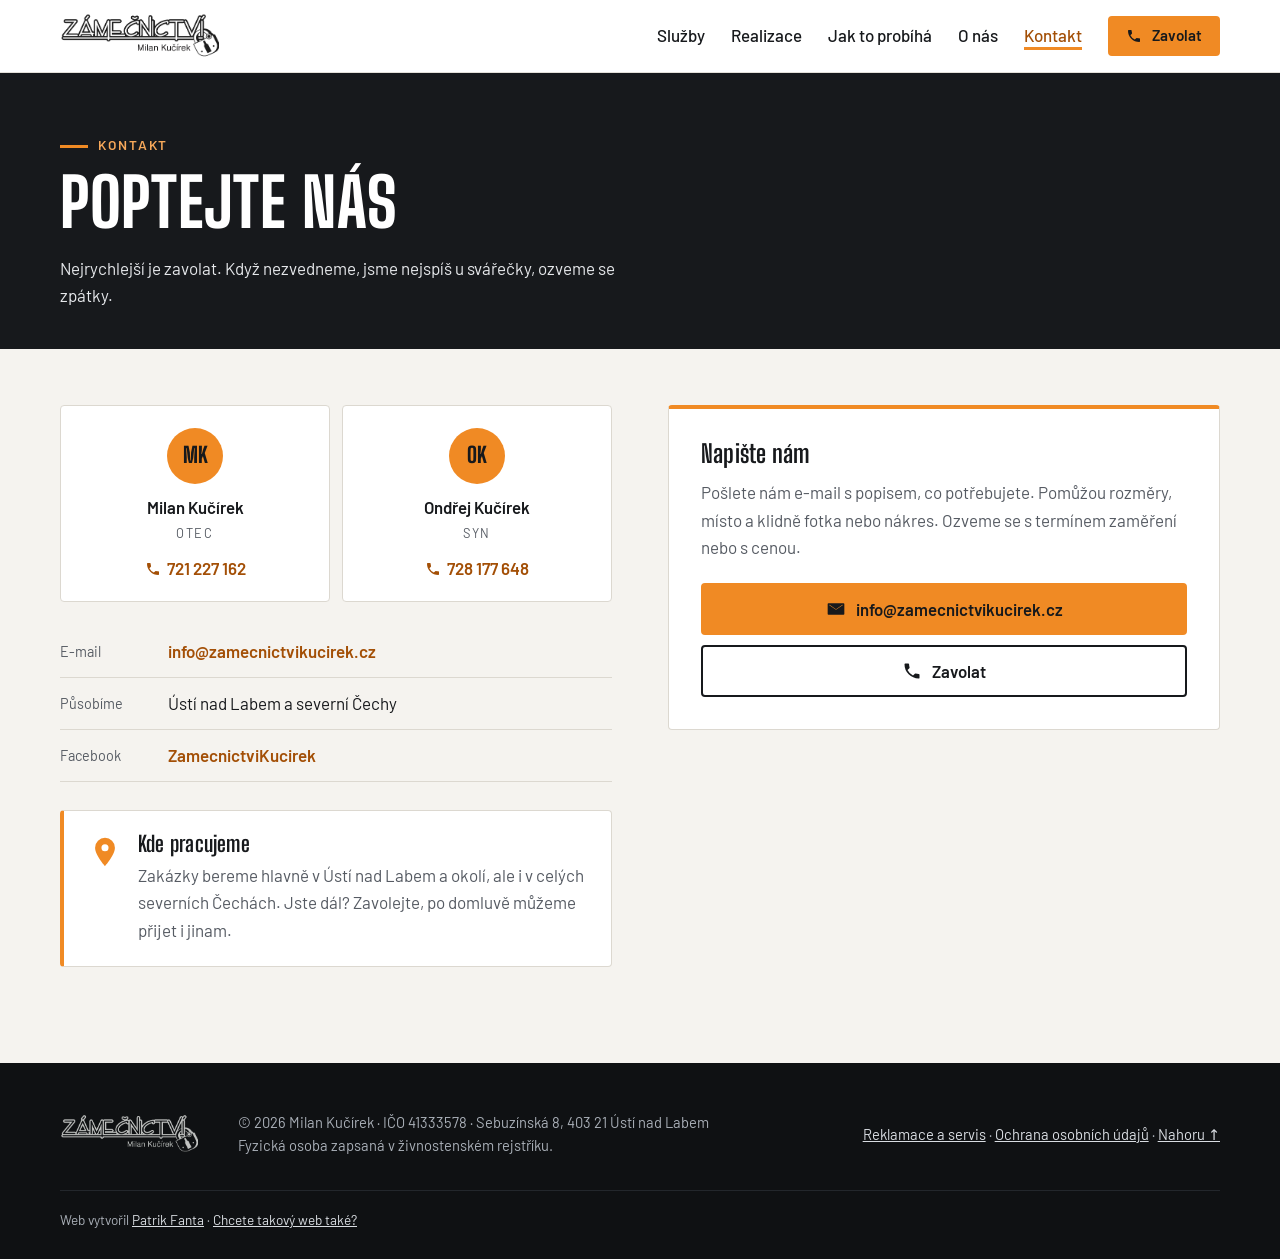
<file: kontakt.html>
<!DOCTYPE html>
<html lang="cs">
<head>
<meta charset="utf-8">
<meta name="viewport" content="width=device-width, initial-scale=1">
<title>Kontakt | Zámečnictví Milan Kučírek, Ústí nad Labem</title>
<meta name="description" content="Kontakt na Zámečnictví Milan Kučírek: tel. 721 227 162 a 728 177 648, info@zamecnictvikucirek.cz, Ústí nad Labem, zakázky hlavně v severních Čechách.">
<link rel="canonical" href="https://zamecnictvikucirek.cz/kontakt.html">
<meta property="og:type" content="website">
<meta property="og:title" content="Kontakt | Zámečnictví Milan Kučírek">
<meta property="og:description" content="Kontakt na Zámečnictví Milan Kučírek: tel. 721 227 162 a 728 177 648, info@zamecnictvikucirek.cz, Ústí nad Labem, zakázky hlavně v severních Čechách.">
<meta property="og:image" content="https://zamecnictvikucirek.cz/img/hero.jpg">
<meta property="og:locale" content="cs_CZ">
<meta name="theme-color" content="#17191c">
<link rel="icon" href="favicon.svg?v=1" type="image/svg+xml">
<link rel="stylesheet" href="css/fonts.css?v=1">
<link rel="stylesheet" href="css/style.css?v=12">
</head>
<body>
<a class="skip" href="#obsah">Přeskočit na obsah</a>

<header class="header" id="top">
  <div class="wrap header__inner">
    <a class="brand" href="index.html" aria-label="Zámečnictví Milan Kučírek – úvod">
      <img src="img/logo.png?v=1" alt="Zámečnictví Milan Kučírek" width="830" height="240">
    </a>
    <button class="nav-toggle" type="button" aria-expanded="false" aria-controls="nav">
      <span class="nav-toggle__bars" aria-hidden="true"></span><span class="sr">Menu</span>
    </button>
    <nav class="nav" id="nav">
      <a href="sluzby.html">Služby</a>
      <a href="galerie.html">Realizace</a>
      <a href="postup.html">Jak to probíhá</a>
      <a href="o-nas.html">O nás</a>
      <a href="kontakt.html" aria-current="page">Kontakt</a>
      <details class="callmenu">
          <summary class="btn btn--small"><svg viewBox="0 0 24 24" aria-hidden="true"><path d="M6.6 10.8a15.1 15.1 0 0 0 6.6 6.6l2.2-2.2a1 1 0 0 1 1-.25 11.4 11.4 0 0 0 3.6.57 1 1 0 0 1 1 1V20a1 1 0 0 1-1 1A17 17 0 0 1 3 4a1 1 0 0 1 1-1h3.5a1 1 0 0 1 1 1c0 1.25.2 2.45.57 3.57a1 1 0 0 1-.25 1z"/></svg> Zavolat</summary>
          <span class="callmenu__list">
            <a href="tel:+420721227162"><span>Milan · otec</span><b>721 227 162</b></a>
            <a href="tel:+420728177648"><span>Ondřej · syn</span><b>728 177 648</b></a>
          </span>
        </details>
    </nav>
  </div>
</header>

<main id="obsah">

  <section class="page-head">
    <div class="wrap">
      <p class="eyebrow">Kontakt</p>
      <h1>Poptejte nás</h1>
      <p>Nejrychlejší je zavolat. Když nezvedneme, jsme nejspíš u svářečky, ozveme se zpátky.</p>
    </div>
  </section>

<section class="section" id="kontakt">
    <div class="wrap contact">
      <div class="contact__info">
        <div class="people">
          <a class="person" href="tel:+420721227162">
            <span class="person__avatar" aria-hidden="true">MK</span>
            <b>Milan Kučírek</b><span class="person__role">Otec</span>
            <span class="person__tel"><svg viewBox="0 0 24 24" aria-hidden="true"><path d="M6.6 10.8a15.1 15.1 0 0 0 6.6 6.6l2.2-2.2a1 1 0 0 1 1-.25 11.4 11.4 0 0 0 3.6.57 1 1 0 0 1 1 1V20a1 1 0 0 1-1 1A17 17 0 0 1 3 4a1 1 0 0 1 1-1h3.5a1 1 0 0 1 1 1c0 1.25.2 2.45.57 3.57a1 1 0 0 1-.25 1z"/></svg> 721 227 162</span>
          </a>
          <a class="person" href="tel:+420728177648">
            <span class="person__avatar" aria-hidden="true">OK</span>
            <b>Ondřej Kučírek</b><span class="person__role">Syn</span>
            <span class="person__tel"><svg viewBox="0 0 24 24" aria-hidden="true"><path d="M6.6 10.8a15.1 15.1 0 0 0 6.6 6.6l2.2-2.2a1 1 0 0 1 1-.25 11.4 11.4 0 0 0 3.6.57 1 1 0 0 1 1 1V20a1 1 0 0 1-1 1A17 17 0 0 1 3 4a1 1 0 0 1 1-1h3.5a1 1 0 0 1 1 1c0 1.25.2 2.45.57 3.57a1 1 0 0 1-.25 1z"/></svg> 728 177 648</span>
          </a>
        </div>

        <ul class="contact__list">
          <li><span>E-mail</span><a href="mailto:info@zamecnictvikucirek.cz">info@zamecnictvikucirek.cz</a></li>
          <li><span>Působíme</span>Ústí nad Labem a severní Čechy</li>
          <li><span>Facebook</span><a href="https://www.facebook.com/ZamecnictviKucirek/" target="_blank" rel="noopener">ZamecnictviKucirek</a></li>
        </ul>

        <div class="area">
          <svg viewBox="0 0 24 24" aria-hidden="true"><path d="M12 2a7 7 0 0 0-7 7c0 5.2 7 13 7 13s7-7.8 7-13a7 7 0 0 0-7-7zm0 9.5A2.5 2.5 0 1 1 12 6.5a2.5 2.5 0 0 1 0 5z"/></svg>
          <div>
            <h2 class="h3">Kde pracujeme</h2>
            <p>Zakázky bereme hlavně v Ústí nad Labem a okolí, ale i v celých severních Čechách. Jste dál? Zavolejte, po domluvě můžeme přijet i jinam.</p>
          </div>
        </div>
      </div>

      <div class="form mailbox">
        <h2 class="h3">Napište nám</h2>
        <p>Pošlete nám e-mail s popisem, co potřebujete. Pomůžou rozměry, místo a klidně fotka nebo nákres. Ozveme se s termínem zaměření nebo s cenou.</p>
        <div class="mailbox__actions">
          <a class="btn" href="mailto:info@zamecnictvikucirek.cz?subject=Popt%C3%A1vka%20z%20webu">
            <svg viewBox="0 0 24 24" aria-hidden="true"><path d="M3 5h18a1 1 0 0 1 1 1v12a1 1 0 0 1-1 1H3a1 1 0 0 1-1-1V6a1 1 0 0 1 1-1zm9 7.2L4.3 7H4v.6l8 5.4 8-5.4V7h-.3z"/></svg>
            info@zamecnictvikucirek.cz
          </a>
          <details class="callmenu">
          <summary class="btn btn--line"><svg viewBox="0 0 24 24" aria-hidden="true"><path d="M6.6 10.8a15.1 15.1 0 0 0 6.6 6.6l2.2-2.2a1 1 0 0 1 1-.25 11.4 11.4 0 0 0 3.6.57 1 1 0 0 1 1 1V20a1 1 0 0 1-1 1A17 17 0 0 1 3 4a1 1 0 0 1 1-1h3.5a1 1 0 0 1 1 1c0 1.25.2 2.45.57 3.57a1 1 0 0 1-.25 1z"/></svg> Zavolat</summary>
          <span class="callmenu__list">
            <a href="tel:+420721227162"><span>Milan · otec</span><b>721 227 162</b></a>
            <a href="tel:+420728177648"><span>Ondřej · syn</span><b>728 177 648</b></a>
          </span>
        </details>
        </div>
      </div>
    </div>
  </section>

</main>

<footer class="footer">
  <div class="wrap footer__inner">
    <img class="footer__logo" src="img/logo-white.png?v=1" alt="" width="830" height="240" loading="lazy">
    <span>© <span id="rok">2026</span> Milan Kučírek · IČO 41333578 · Sebuzínská 8, 403 21 Ústí nad Labem<br>Fyzická osoba zapsaná v živnostenském rejstříku.</span>
    <span class="footer__links"><a href="reklamace.html">Reklamace a servis</a> · <a href="ochrana-osobnich-udaju.html">Ochrana osobních údajů</a> · <a href="#top">Nahoru ↑</a></span>
    <p class="made">Web vytvořil <a href="https://patrikfanta.cz/?ref=kucirek" target="_blank" rel="noopener">Patrik Fanta</a> · <a href="https://patrikfanta.cz/?ref=kucirek" target="_blank" rel="noopener">Chcete takový web také?</a></p>
  </div>
</footer>

<details class="call-fab callmenu callmenu--up">
  <summary class="call-fab__btn" aria-label="Zavolat"><svg viewBox="0 0 24 24" aria-hidden="true"><path d="M6.6 10.8a15.1 15.1 0 0 0 6.6 6.6l2.2-2.2a1 1 0 0 1 1-.25 11.4 11.4 0 0 0 3.6.57 1 1 0 0 1 1 1V20a1 1 0 0 1-1 1A17 17 0 0 1 3 4a1 1 0 0 1 1-1h3.5a1 1 0 0 1 1 1c0 1.25.2 2.45.57 3.57a1 1 0 0 1-.25 1z"/></svg></summary>
  <span class="callmenu__list">
            <a href="tel:+420721227162"><span>Milan · otec</span><b>721 227 162</b></a>
            <a href="tel:+420728177648"><span>Ondřej · syn</span><b>728 177 648</b></a>
          </span>
</details>

<script src="js/main.js?v=5"></script>
<!-- Anonymní měření návštěvnosti bez cookies (GoatCounter), skript hostovaný lokálně -->
<script data-goatcounter="https://kucirek.stat.patrikfanta.cz/count" async src="js/count.js"></script>
</body>
</html>
</file>
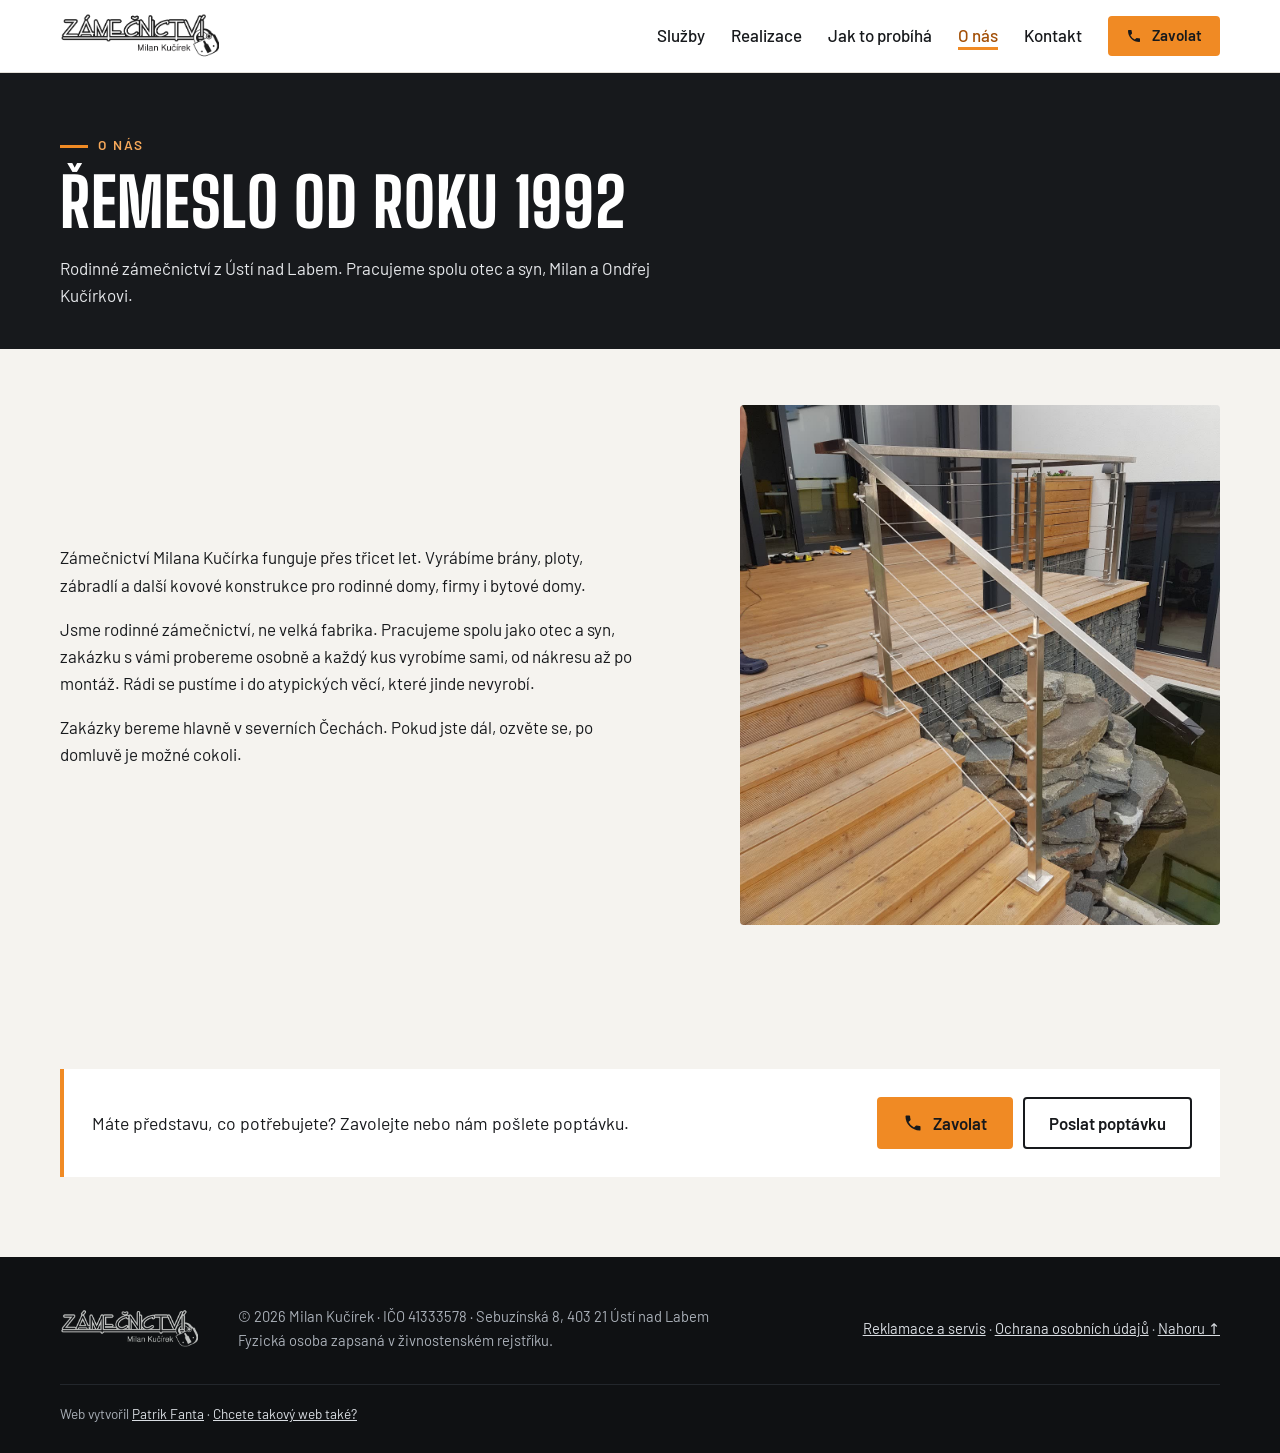
<file: o-nas.html>
<!DOCTYPE html>
<html lang="cs">
<head>
<meta charset="utf-8">
<meta name="viewport" content="width=device-width, initial-scale=1">
<title>O nás | Zámečnictví Milan Kučírek, Ústí nad Labem</title>
<meta name="description" content="Zámečnictví Milan Kučírek funguje v Ústí nad Labem od roku 1992. Rodinné zámečnictví, otec a syn, zakázky na míru po severních Čechách.">
<link rel="canonical" href="https://zamecnictvikucirek.cz/o-nas.html">
<meta property="og:type" content="website">
<meta property="og:title" content="O nás | Zámečnictví Milan Kučírek">
<meta property="og:description" content="Zámečnictví Milan Kučírek funguje v Ústí nad Labem od roku 1992. Rodinné zámečnictví, otec a syn, zakázky na míru po severních Čechách.">
<meta property="og:image" content="https://zamecnictvikucirek.cz/img/hero.jpg">
<meta property="og:locale" content="cs_CZ">
<meta name="theme-color" content="#17191c">
<link rel="icon" href="favicon.svg?v=1" type="image/svg+xml">
<link rel="stylesheet" href="css/fonts.css?v=1">
<link rel="stylesheet" href="css/style.css?v=12">
</head>
<body>
<a class="skip" href="#obsah">Přeskočit na obsah</a>

<header class="header" id="top">
  <div class="wrap header__inner">
    <a class="brand" href="index.html" aria-label="Zámečnictví Milan Kučírek – úvod">
      <img src="img/logo.png?v=1" alt="Zámečnictví Milan Kučírek" width="830" height="240">
    </a>
    <button class="nav-toggle" type="button" aria-expanded="false" aria-controls="nav">
      <span class="nav-toggle__bars" aria-hidden="true"></span><span class="sr">Menu</span>
    </button>
    <nav class="nav" id="nav">
      <a href="sluzby.html">Služby</a>
      <a href="galerie.html">Realizace</a>
      <a href="postup.html">Jak to probíhá</a>
      <a href="o-nas.html" aria-current="page">O nás</a>
      <a href="kontakt.html">Kontakt</a>
      <details class="callmenu">
          <summary class="btn btn--small"><svg viewBox="0 0 24 24" aria-hidden="true"><path d="M6.6 10.8a15.1 15.1 0 0 0 6.6 6.6l2.2-2.2a1 1 0 0 1 1-.25 11.4 11.4 0 0 0 3.6.57 1 1 0 0 1 1 1V20a1 1 0 0 1-1 1A17 17 0 0 1 3 4a1 1 0 0 1 1-1h3.5a1 1 0 0 1 1 1c0 1.25.2 2.45.57 3.57a1 1 0 0 1-.25 1z"/></svg> Zavolat</summary>
          <span class="callmenu__list">
            <a href="tel:+420721227162"><span>Milan · otec</span><b>721 227 162</b></a>
            <a href="tel:+420728177648"><span>Ondřej · syn</span><b>728 177 648</b></a>
          </span>
        </details>
    </nav>
  </div>
</header>

<main id="obsah">

  <section class="page-head">
    <div class="wrap">
      <p class="eyebrow">O nás</p>
      <h1>Řemeslo od roku 1992</h1>
      <p>Rodinné zámečnictví z Ústí nad Labem. Pracujeme spolu otec a syn, Milan a Ondřej Kučírkovi.</p>
    </div>
  </section>

<section class="section" id="o-nas">
    <div class="wrap about">
      <div class="about__text">
        <p>Zámečnictví Milana Kučírka funguje přes třicet let. Vyrábíme brány, ploty, zábradlí a další kovové konstrukce pro rodinné domy, firmy i bytové domy.</p>
        <p>Jsme rodinné zámečnictví, ne velká fabrika. Pracujeme spolu jako otec a syn, zakázku s vámi probereme osobně a každý kus vyrobíme sami, od nákresu až po montáž. Rádi se pustíme i do atypických věcí, které jinde nevyrobí.</p>
        <p>Zakázky bereme hlavně v severních Čechách. Pokud jste dál, ozvěte se, po domluvě je možné cokoli.</p>
      </div>
      <figure class="about__img">
        <img src="img/o-nas.jpg" alt="Nerezové zábradlí s lanky u dřevěných schodů na terasu" loading="lazy" width="1200" height="1600">
      </figure>
    </div>
  </section>

  <section class="section section--cta">
    <div class="wrap">
      <div class="gallery-cta">
        <p>Máte představu, co potřebujete? Zavolejte nebo nám pošlete poptávku.</p>
        <span class="cta-actions"><details class="callmenu">
          <summary class="btn"><svg viewBox="0 0 24 24" aria-hidden="true"><path d="M6.6 10.8a15.1 15.1 0 0 0 6.6 6.6l2.2-2.2a1 1 0 0 1 1-.25 11.4 11.4 0 0 0 3.6.57 1 1 0 0 1 1 1V20a1 1 0 0 1-1 1A17 17 0 0 1 3 4a1 1 0 0 1 1-1h3.5a1 1 0 0 1 1 1c0 1.25.2 2.45.57 3.57a1 1 0 0 1-.25 1z"/></svg> Zavolat</summary>
          <span class="callmenu__list">
            <a href="tel:+420721227162"><span>Milan · otec</span><b>721 227 162</b></a>
            <a href="tel:+420728177648"><span>Ondřej · syn</span><b>728 177 648</b></a>
          </span>
        </details> <a class="btn btn--line" href="kontakt.html">Poslat poptávku</a></span>
      </div>
    </div>
  </section>

</main>

<footer class="footer">
  <div class="wrap footer__inner">
    <img class="footer__logo" src="img/logo-white.png?v=1" alt="" width="830" height="240" loading="lazy">
    <span>© <span id="rok">2026</span> Milan Kučírek · IČO 41333578 · Sebuzínská 8, 403 21 Ústí nad Labem<br>Fyzická osoba zapsaná v živnostenském rejstříku.</span>
    <span class="footer__links"><a href="reklamace.html">Reklamace a servis</a> · <a href="ochrana-osobnich-udaju.html">Ochrana osobních údajů</a> · <a href="#top">Nahoru ↑</a></span>
    <p class="made">Web vytvořil <a href="https://patrikfanta.cz/?ref=kucirek" target="_blank" rel="noopener">Patrik Fanta</a> · <a href="https://patrikfanta.cz/?ref=kucirek" target="_blank" rel="noopener">Chcete takový web také?</a></p>
  </div>
</footer>

<details class="call-fab callmenu callmenu--up">
  <summary class="call-fab__btn" aria-label="Zavolat"><svg viewBox="0 0 24 24" aria-hidden="true"><path d="M6.6 10.8a15.1 15.1 0 0 0 6.6 6.6l2.2-2.2a1 1 0 0 1 1-.25 11.4 11.4 0 0 0 3.6.57 1 1 0 0 1 1 1V20a1 1 0 0 1-1 1A17 17 0 0 1 3 4a1 1 0 0 1 1-1h3.5a1 1 0 0 1 1 1c0 1.25.2 2.45.57 3.57a1 1 0 0 1-.25 1z"/></svg></summary>
  <span class="callmenu__list">
            <a href="tel:+420721227162"><span>Milan · otec</span><b>721 227 162</b></a>
            <a href="tel:+420728177648"><span>Ondřej · syn</span><b>728 177 648</b></a>
          </span>
</details>

<script src="js/main.js?v=5"></script>
<!-- Anonymní měření návštěvnosti bez cookies (GoatCounter), skript hostovaný lokálně -->
<script data-goatcounter="https://kucirek.stat.patrikfanta.cz/count" async src="js/count.js"></script>
</body>
</html>
</file>
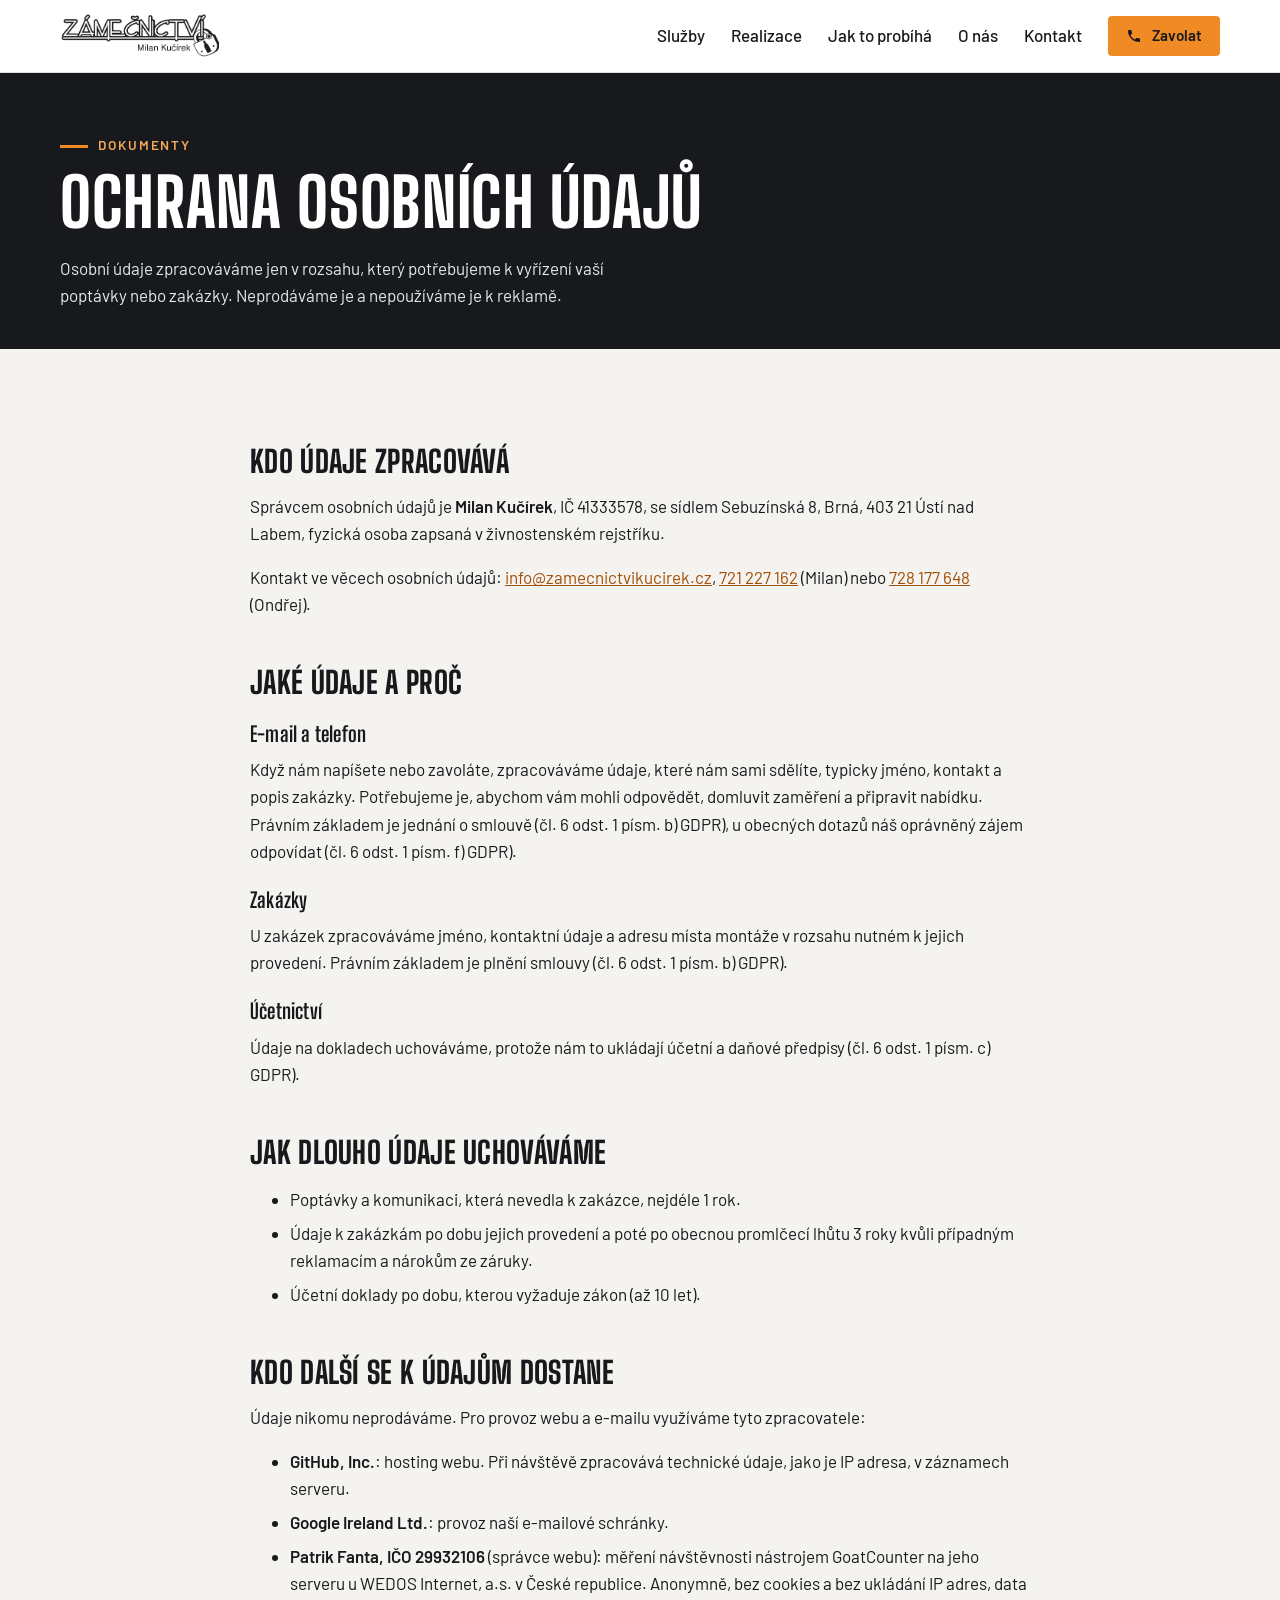
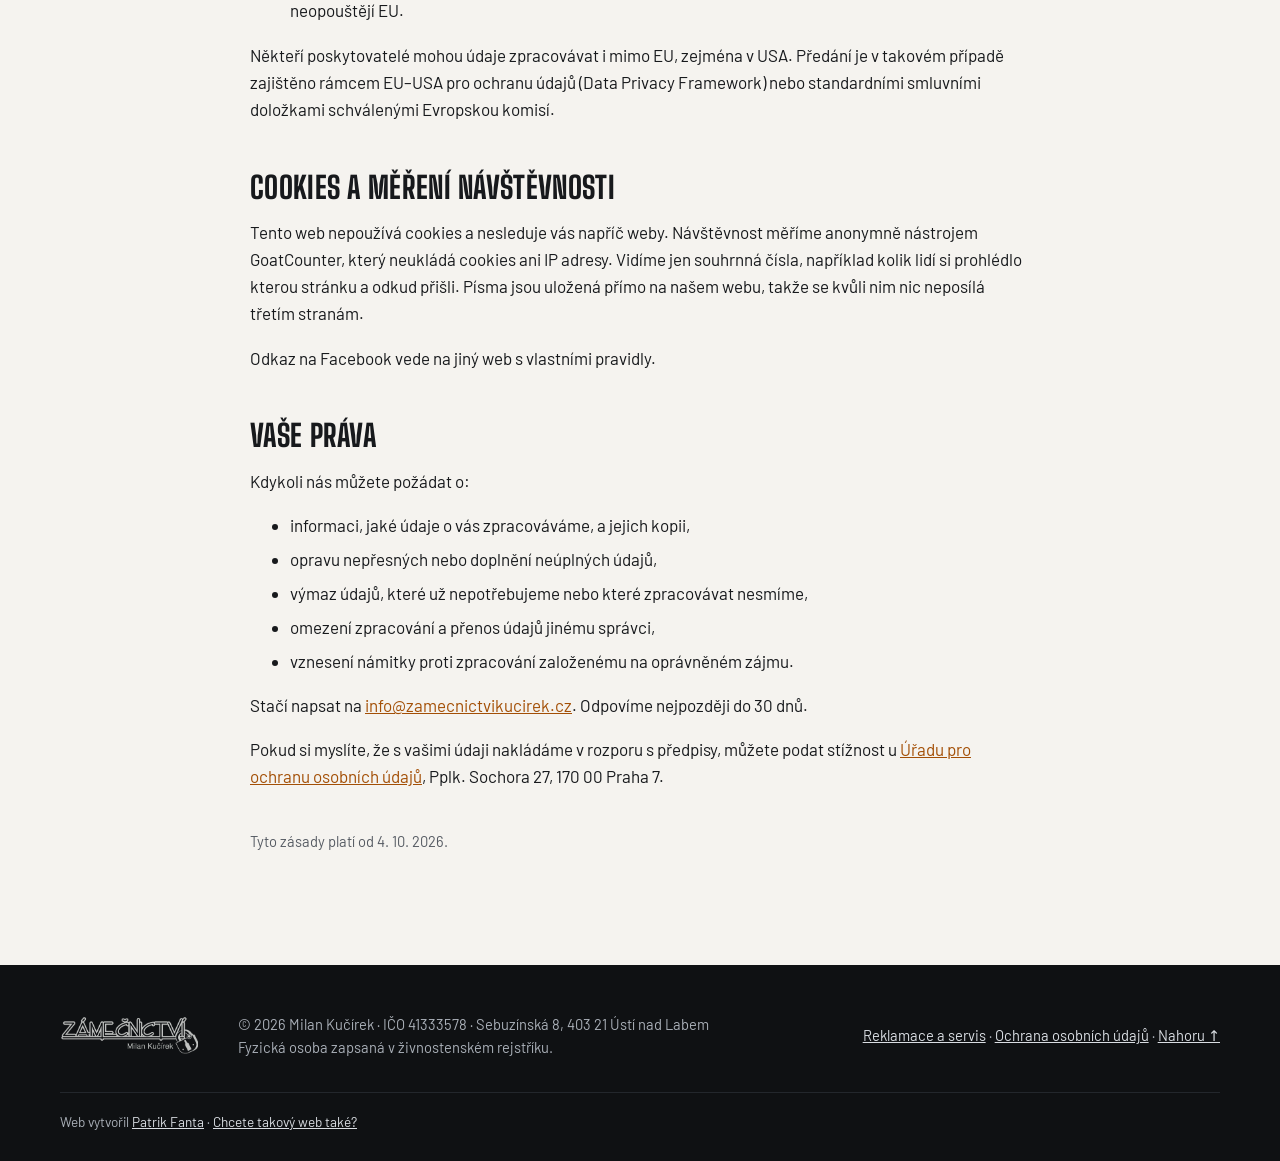
<file: ochrana-osobnich-udaju.html>
<!DOCTYPE html>
<html lang="cs">
<head>
<meta charset="utf-8">
<meta name="viewport" content="width=device-width, initial-scale=1">
<title>Ochrana osobních údajů | Zámečnictví Milan Kučírek</title>
<meta name="description" content="Jak Zámečnictví Milan Kučírek zpracovává osobní údaje z poptávek a zakázek.">
<meta name="theme-color" content="#17191c">
<link rel="icon" href="favicon.svg?v=1" type="image/svg+xml">
<link rel="stylesheet" href="css/fonts.css?v=1">
<link rel="stylesheet" href="css/style.css?v=12">
</head>
<body>
<a class="skip" href="#obsah">Přeskočit na obsah</a>

<header class="header" id="top">
  <div class="wrap header__inner">
    <a class="brand" href="index.html" aria-label="Zámečnictví Milan Kučírek – úvod">
      <img src="img/logo.png?v=1" alt="Zámečnictví Milan Kučírek" width="830" height="240">
    </a>
    <button class="nav-toggle" type="button" aria-expanded="false" aria-controls="nav">
      <span class="nav-toggle__bars" aria-hidden="true"></span><span class="sr">Menu</span>
    </button>
    <nav class="nav" id="nav">
      <a href="sluzby.html">Služby</a>
      <a href="galerie.html">Realizace</a>
      <a href="postup.html">Jak to probíhá</a>
      <a href="o-nas.html">O nás</a>
      <a href="kontakt.html">Kontakt</a>
      <details class="callmenu">
          <summary class="btn btn--small"><svg viewBox="0 0 24 24" aria-hidden="true"><path d="M6.6 10.8a15.1 15.1 0 0 0 6.6 6.6l2.2-2.2a1 1 0 0 1 1-.25 11.4 11.4 0 0 0 3.6.57 1 1 0 0 1 1 1V20a1 1 0 0 1-1 1A17 17 0 0 1 3 4a1 1 0 0 1 1-1h3.5a1 1 0 0 1 1 1c0 1.25.2 2.45.57 3.57a1 1 0 0 1-.25 1z"/></svg> Zavolat</summary>
          <span class="callmenu__list">
            <a href="tel:+420721227162"><span>Milan · otec</span><b>721 227 162</b></a>
            <a href="tel:+420728177648"><span>Ondřej · syn</span><b>728 177 648</b></a>
          </span>
        </details>
    </nav>
  </div>
</header>

<main id="obsah">

  <section class="page-head">
    <div class="wrap">
      <p class="eyebrow">Dokumenty</p>
      <h1>Ochrana osobních údajů</h1>
      <p>Osobní údaje zpracováváme jen v rozsahu, který potřebujeme k vyřízení vaší poptávky nebo zakázky. Neprodáváme je a nepoužíváme je k reklamě.</p>
    </div>
  </section>

<div class="legal">
  <div class="wrap">

    <section>
      <h2>Kdo údaje zpracovává</h2>
      <p>Správcem osobních údajů je <strong>Milan Kučírek</strong>, IČ 41333578, se sídlem Sebuzínská 8, Brná, 403 21 Ústí nad Labem, fyzická osoba zapsaná v živnostenském rejstříku.</p>
      <p>Kontakt ve věcech osobních údajů: <a href="mailto:info@zamecnictvikucirek.cz">info@zamecnictvikucirek.cz</a>, <a href="tel:+420721227162">721 227 162</a> (Milan) nebo <a href="tel:+420728177648">728 177 648</a> (Ondřej).</p>
    </section>

    <section>
      <h2>Jaké údaje a proč</h2>
      <h3>E-mail a telefon</h3>
      <p>Když nám napíšete nebo zavoláte, zpracováváme údaje, které nám sami sdělíte, typicky jméno, kontakt a popis zakázky. Potřebujeme je, abychom vám mohli odpovědět, domluvit zaměření a připravit nabídku. Právním základem je jednání o smlouvě (čl. 6 odst. 1 písm. b) GDPR), u obecných dotazů náš oprávněný zájem odpovídat (čl. 6 odst. 1 písm. f) GDPR).</p>
      <h3>Zakázky</h3>
      <p>U zakázek zpracováváme jméno, kontaktní údaje a adresu místa montáže v rozsahu nutném k jejich provedení. Právním základem je plnění smlouvy (čl. 6 odst. 1 písm. b) GDPR).</p>
      <h3>Účetnictví</h3>
      <p>Údaje na dokladech uchováváme, protože nám to ukládají účetní a daňové předpisy (čl. 6 odst. 1 písm. c) GDPR).</p>
    </section>

    <section>
      <h2>Jak dlouho údaje uchováváme</h2>
      <ul>
        <li>Poptávky a komunikaci, která nevedla k zakázce, nejdéle 1 rok.</li>
        <li>Údaje k zakázkám po dobu jejich provedení a poté po obecnou promlčecí lhůtu 3 roky kvůli případným reklamacím a nárokům ze záruky.</li>
        <li>Účetní doklady po dobu, kterou vyžaduje zákon (až 10 let).</li>
      </ul>
    </section>

    <section>
      <h2>Kdo další se k údajům dostane</h2>
      <p>Údaje nikomu neprodáváme. Pro provoz webu a e-mailu využíváme tyto zpracovatele:</p>
      <ul>
        <li><strong>GitHub, Inc.</strong>: hosting webu. Při návštěvě zpracovává technické údaje, jako je IP adresa, v záznamech serveru.</li>
        <li><strong>Google Ireland Ltd.</strong>: provoz naší e-mailové schránky.</li>
        <li><strong>Patrik Fanta, IČO 29932106</strong> (správce webu): měření návštěvnosti nástrojem GoatCounter na jeho serveru u WEDOS Internet, a.s. v České republice. Anonymně, bez cookies a bez ukládání IP adres, data neopouštějí EU.</li>
      </ul>
      <p>Někteří poskytovatelé mohou údaje zpracovávat i mimo EU, zejména v USA. Předání je v takovém případě zajištěno rámcem EU–USA pro ochranu údajů (Data Privacy Framework) nebo standardními smluvními doložkami schválenými Evropskou komisí.</p>
    </section>

    <section>
      <h2>Cookies a měření návštěvnosti</h2>
      <p>Tento web nepoužívá cookies a nesleduje vás napříč weby. Návštěvnost měříme anonymně nástrojem GoatCounter, který neukládá cookies ani IP adresy. Vidíme jen souhrnná čísla, například kolik lidí si prohlédlo kterou stránku a odkud přišli. Písma jsou uložená přímo na našem webu, takže se kvůli nim nic neposílá třetím stranám.</p>
      <p>Odkaz na Facebook vede na jiný web s vlastními pravidly.</p>
    </section>

    <section>
      <h2>Vaše práva</h2>
      <p>Kdykoli nás můžete požádat o:</p>
      <ul>
        <li>informaci, jaké údaje o vás zpracováváme, a jejich kopii,</li>
        <li>opravu nepřesných nebo doplnění neúplných údajů,</li>
        <li>výmaz údajů, které už nepotřebujeme nebo které zpracovávat nesmíme,</li>
        <li>omezení zpracování a přenos údajů jinému správci,</li>
        <li>vznesení námitky proti zpracování založenému na oprávněném zájmu.</li>
      </ul>
      <p>Stačí napsat na <a href="mailto:info@zamecnictvikucirek.cz">info@zamecnictvikucirek.cz</a>. Odpovíme nejpozději do 30 dnů.</p>
      <p>Pokud si myslíte, že s vašimi údaji nakládáme v rozporu s předpisy, můžete podat stížnost u <a href="https://uoou.gov.cz" target="_blank" rel="noopener">Úřadu pro ochranu osobních údajů</a>, Pplk. Sochora 27, 170 00 Praha 7.</p>
    </section>

    <p class="legal-date">Tyto zásady platí od 4. 10. 2026.</p>
  </div>
</div>

</main>

<footer class="footer">
  <div class="wrap footer__inner">
    <img class="footer__logo" src="img/logo-white.png?v=1" alt="" width="830" height="240" loading="lazy">
    <span>© <span id="rok">2026</span> Milan Kučírek · IČO 41333578 · Sebuzínská 8, 403 21 Ústí nad Labem<br>Fyzická osoba zapsaná v živnostenském rejstříku.</span>
    <span class="footer__links"><a href="reklamace.html">Reklamace a servis</a> · <a href="ochrana-osobnich-udaju.html">Ochrana osobních údajů</a> · <a href="#top">Nahoru ↑</a></span>
    <p class="made">Web vytvořil <a href="https://patrikfanta.cz/?ref=kucirek" target="_blank" rel="noopener">Patrik Fanta</a> · <a href="https://patrikfanta.cz/?ref=kucirek" target="_blank" rel="noopener">Chcete takový web také?</a></p>
  </div>
</footer>

<details class="call-fab callmenu callmenu--up">
  <summary class="call-fab__btn" aria-label="Zavolat"><svg viewBox="0 0 24 24" aria-hidden="true"><path d="M6.6 10.8a15.1 15.1 0 0 0 6.6 6.6l2.2-2.2a1 1 0 0 1 1-.25 11.4 11.4 0 0 0 3.6.57 1 1 0 0 1 1 1V20a1 1 0 0 1-1 1A17 17 0 0 1 3 4a1 1 0 0 1 1-1h3.5a1 1 0 0 1 1 1c0 1.25.2 2.45.57 3.57a1 1 0 0 1-.25 1z"/></svg></summary>
  <span class="callmenu__list">
            <a href="tel:+420721227162"><span>Milan · otec</span><b>721 227 162</b></a>
            <a href="tel:+420728177648"><span>Ondřej · syn</span><b>728 177 648</b></a>
          </span>
</details>

<script src="js/main.js?v=5"></script>
<!-- Anonymní měření návštěvnosti bez cookies (GoatCounter), skript hostovaný lokálně -->
<script data-goatcounter="https://kucirek.stat.patrikfanta.cz/count" async src="js/count.js"></script>
</body>
</html>
</file>
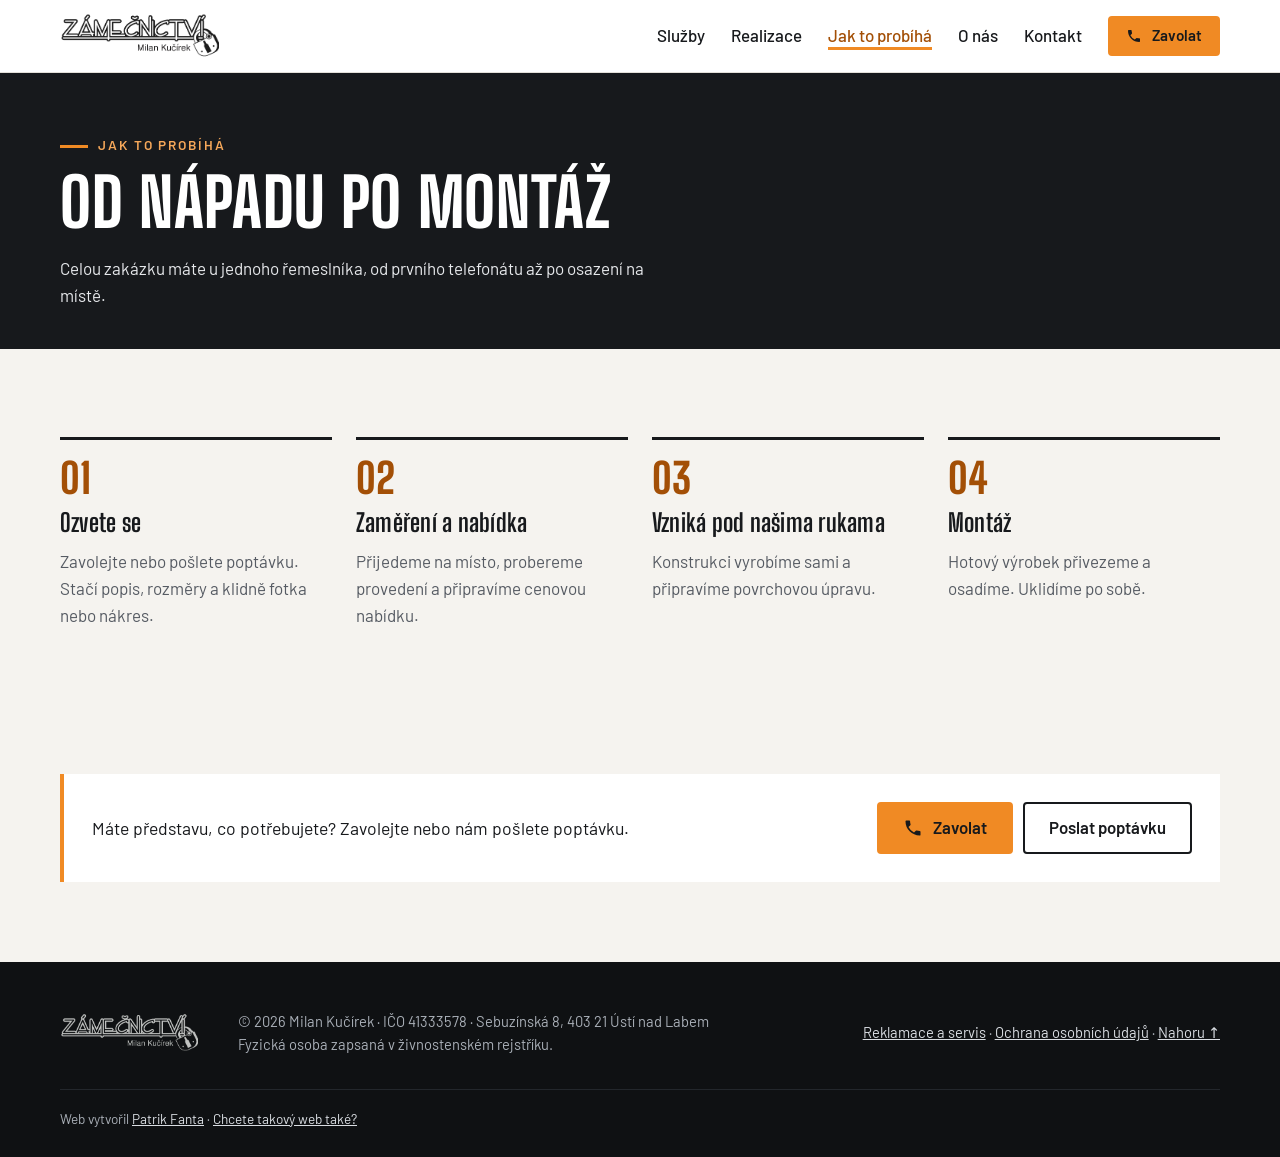
<file: postup.html>
<!DOCTYPE html>
<html lang="cs">
<head>
<meta charset="utf-8">
<meta name="viewport" content="width=device-width, initial-scale=1">
<title>Jak to probíhá | Zámečnictví Milan Kučírek, Ústí nad Labem</title>
<meta name="description" content="Jak probíhá zakázka v Zámečnictví Milan Kučírek: poptávka, zaměření a nabídka, výroba a montáž.">
<link rel="canonical" href="https://zamecnictvikucirek.cz/postup.html">
<meta property="og:type" content="website">
<meta property="og:title" content="Jak to probíhá | Zámečnictví Milan Kučírek">
<meta property="og:description" content="Jak probíhá zakázka v Zámečnictví Milan Kučírek: poptávka, zaměření a nabídka, výroba a montáž.">
<meta property="og:image" content="https://zamecnictvikucirek.cz/img/hero.jpg">
<meta property="og:locale" content="cs_CZ">
<meta name="theme-color" content="#17191c">
<link rel="icon" href="favicon.svg?v=1" type="image/svg+xml">
<link rel="stylesheet" href="css/fonts.css?v=1">
<link rel="stylesheet" href="css/style.css?v=12">
</head>
<body>
<a class="skip" href="#obsah">Přeskočit na obsah</a>

<header class="header" id="top">
  <div class="wrap header__inner">
    <a class="brand" href="index.html" aria-label="Zámečnictví Milan Kučírek – úvod">
      <img src="img/logo.png?v=1" alt="Zámečnictví Milan Kučírek" width="830" height="240">
    </a>
    <button class="nav-toggle" type="button" aria-expanded="false" aria-controls="nav">
      <span class="nav-toggle__bars" aria-hidden="true"></span><span class="sr">Menu</span>
    </button>
    <nav class="nav" id="nav">
      <a href="sluzby.html">Služby</a>
      <a href="galerie.html">Realizace</a>
      <a href="postup.html" aria-current="page">Jak to probíhá</a>
      <a href="o-nas.html">O nás</a>
      <a href="kontakt.html">Kontakt</a>
      <details class="callmenu">
          <summary class="btn btn--small"><svg viewBox="0 0 24 24" aria-hidden="true"><path d="M6.6 10.8a15.1 15.1 0 0 0 6.6 6.6l2.2-2.2a1 1 0 0 1 1-.25 11.4 11.4 0 0 0 3.6.57 1 1 0 0 1 1 1V20a1 1 0 0 1-1 1A17 17 0 0 1 3 4a1 1 0 0 1 1-1h3.5a1 1 0 0 1 1 1c0 1.25.2 2.45.57 3.57a1 1 0 0 1-.25 1z"/></svg> Zavolat</summary>
          <span class="callmenu__list">
            <a href="tel:+420721227162"><span>Milan · otec</span><b>721 227 162</b></a>
            <a href="tel:+420728177648"><span>Ondřej · syn</span><b>728 177 648</b></a>
          </span>
        </details>
    </nav>
  </div>
</header>

<main id="obsah">

  <section class="page-head">
    <div class="wrap">
      <p class="eyebrow">Jak to probíhá</p>
      <h1>Od nápadu po montáž</h1>
      <p>Celou zakázku máte u jednoho řemeslníka, od prvního telefonátu až po osazení na místě.</p>
    </div>
  </section>

<section class="section" id="postup">
    <div class="wrap">
      <ol class="steps">
        <li><h2 class="h3">Ozvete se</h2><p>Zavolejte nebo pošlete poptávku. Stačí popis, rozměry a klidně fotka nebo nákres.</p></li>
        <li><h2 class="h3">Zaměření a nabídka</h2><p>Přijedeme na místo, probereme provedení a připravíme cenovou nabídku.</p></li>
        <li><h2 class="h3">Vzniká pod našima rukama</h2><p>Konstrukci vyrobíme sami a připravíme povrchovou úpravu.</p></li>
        <li><h2 class="h3">Montáž</h2><p>Hotový výrobek přivezeme a osadíme. Uklidíme po sobě.</p></li>
      </ol>
    </div>
  </section>

  <section class="section section--cta">
    <div class="wrap">
      <div class="gallery-cta">
        <p>Máte představu, co potřebujete? Zavolejte nebo nám pošlete poptávku.</p>
        <span class="cta-actions"><details class="callmenu">
          <summary class="btn"><svg viewBox="0 0 24 24" aria-hidden="true"><path d="M6.6 10.8a15.1 15.1 0 0 0 6.6 6.6l2.2-2.2a1 1 0 0 1 1-.25 11.4 11.4 0 0 0 3.6.57 1 1 0 0 1 1 1V20a1 1 0 0 1-1 1A17 17 0 0 1 3 4a1 1 0 0 1 1-1h3.5a1 1 0 0 1 1 1c0 1.25.2 2.45.57 3.57a1 1 0 0 1-.25 1z"/></svg> Zavolat</summary>
          <span class="callmenu__list">
            <a href="tel:+420721227162"><span>Milan · otec</span><b>721 227 162</b></a>
            <a href="tel:+420728177648"><span>Ondřej · syn</span><b>728 177 648</b></a>
          </span>
        </details> <a class="btn btn--line" href="kontakt.html">Poslat poptávku</a></span>
      </div>
    </div>
  </section>

</main>

<footer class="footer">
  <div class="wrap footer__inner">
    <img class="footer__logo" src="img/logo-white.png?v=1" alt="" width="830" height="240" loading="lazy">
    <span>© <span id="rok">2026</span> Milan Kučírek · IČO 41333578 · Sebuzínská 8, 403 21 Ústí nad Labem<br>Fyzická osoba zapsaná v živnostenském rejstříku.</span>
    <span class="footer__links"><a href="reklamace.html">Reklamace a servis</a> · <a href="ochrana-osobnich-udaju.html">Ochrana osobních údajů</a> · <a href="#top">Nahoru ↑</a></span>
    <p class="made">Web vytvořil <a href="https://patrikfanta.cz/?ref=kucirek" target="_blank" rel="noopener">Patrik Fanta</a> · <a href="https://patrikfanta.cz/?ref=kucirek" target="_blank" rel="noopener">Chcete takový web také?</a></p>
  </div>
</footer>

<details class="call-fab callmenu callmenu--up">
  <summary class="call-fab__btn" aria-label="Zavolat"><svg viewBox="0 0 24 24" aria-hidden="true"><path d="M6.6 10.8a15.1 15.1 0 0 0 6.6 6.6l2.2-2.2a1 1 0 0 1 1-.25 11.4 11.4 0 0 0 3.6.57 1 1 0 0 1 1 1V20a1 1 0 0 1-1 1A17 17 0 0 1 3 4a1 1 0 0 1 1-1h3.5a1 1 0 0 1 1 1c0 1.25.2 2.45.57 3.57a1 1 0 0 1-.25 1z"/></svg></summary>
  <span class="callmenu__list">
            <a href="tel:+420721227162"><span>Milan · otec</span><b>721 227 162</b></a>
            <a href="tel:+420728177648"><span>Ondřej · syn</span><b>728 177 648</b></a>
          </span>
</details>

<script src="js/main.js?v=5"></script>
<!-- Anonymní měření návštěvnosti bez cookies (GoatCounter), skript hostovaný lokálně -->
<script data-goatcounter="https://kucirek.stat.patrikfanta.cz/count" async src="js/count.js"></script>
</body>
</html>
</file>
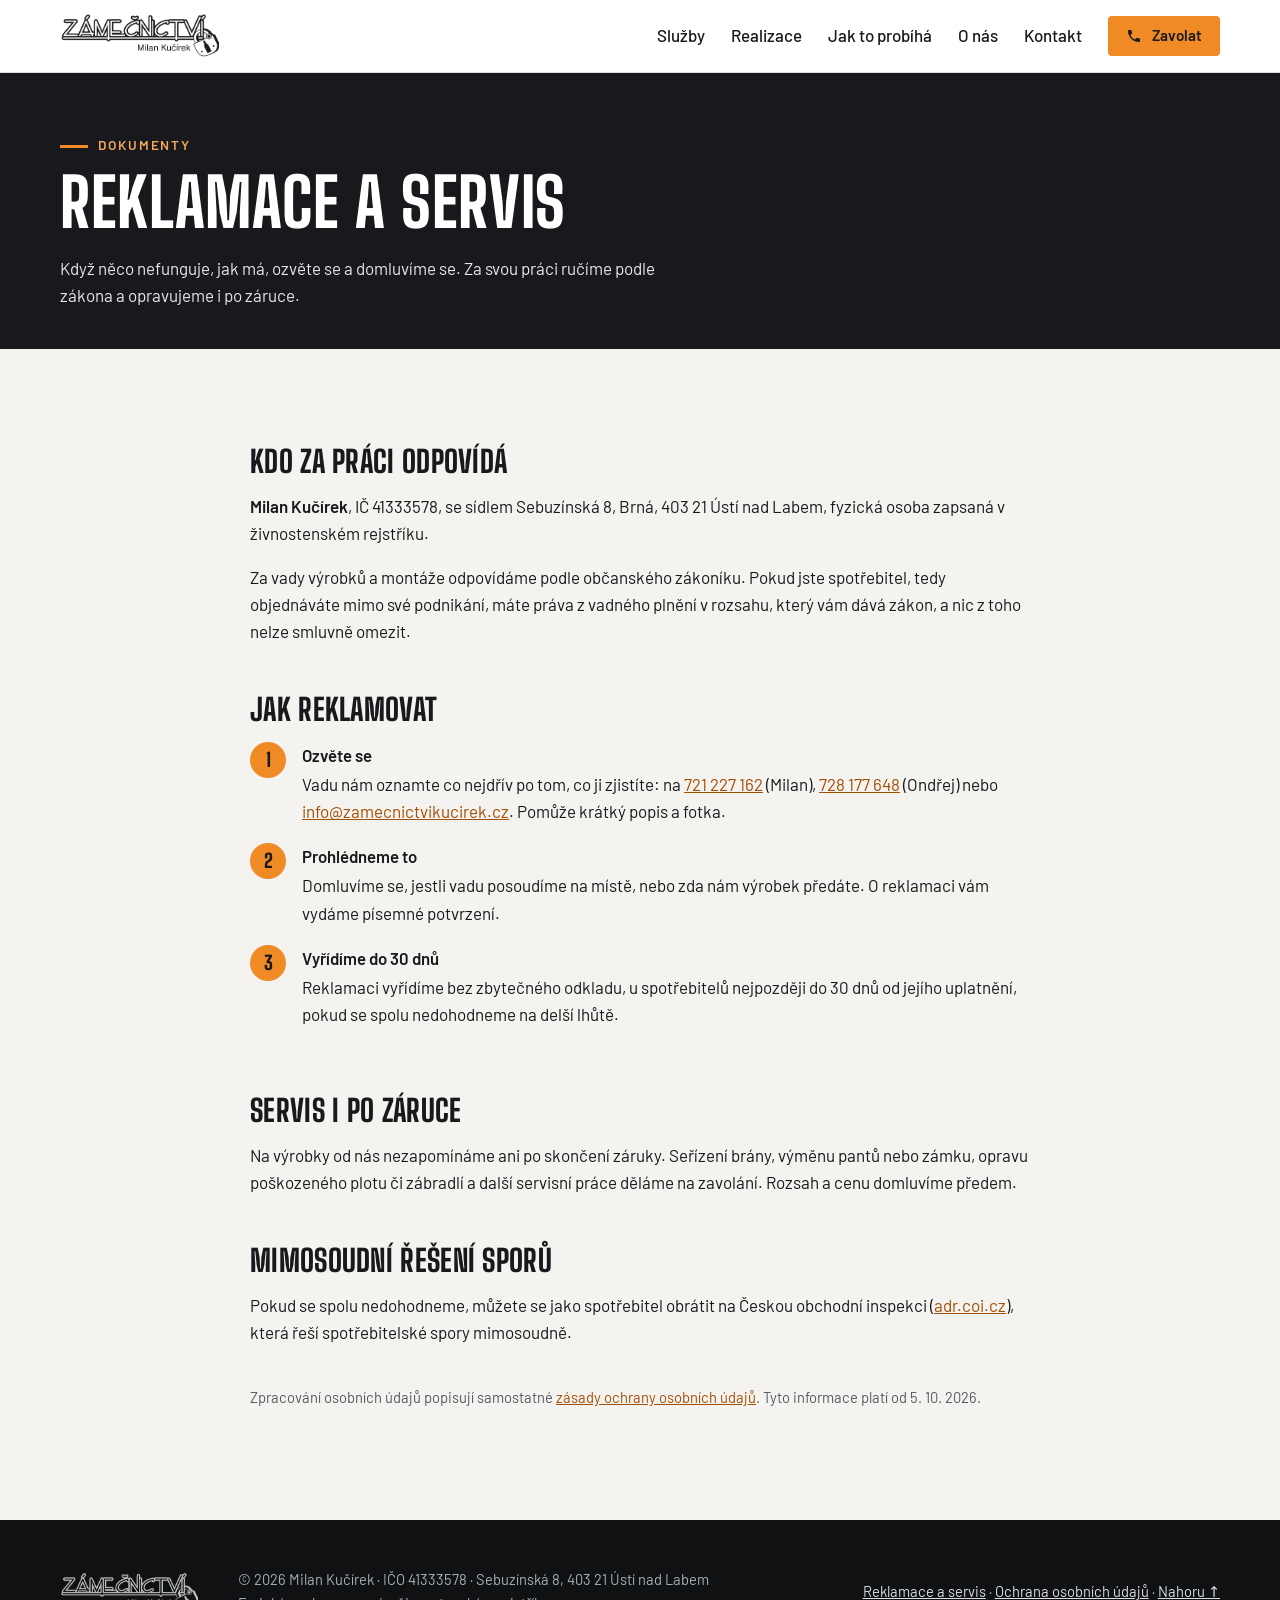
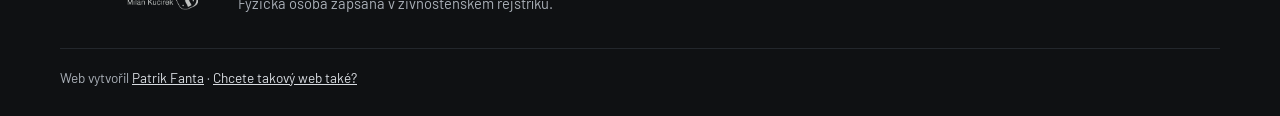
<file: reklamace.html>
<!DOCTYPE html>
<html lang="cs">
<head>
<meta charset="utf-8">
<meta name="viewport" content="width=device-width, initial-scale=1">
<title>Reklamace a servis | Zámečnictví Milan Kučírek</title>
<meta name="description" content="Jak u Zámečnictví Milan Kučírek reklamovat vadu a jak funguje pozáruční servis na zavolání.">
<meta name="theme-color" content="#17191c">
<link rel="icon" href="favicon.svg?v=1" type="image/svg+xml">
<link rel="stylesheet" href="css/fonts.css?v=1">
<link rel="stylesheet" href="css/style.css?v=12">
</head>
<body>
<a class="skip" href="#obsah">Přeskočit na obsah</a>

<header class="header" id="top">
  <div class="wrap header__inner">
    <a class="brand" href="index.html" aria-label="Zámečnictví Milan Kučírek – úvod">
      <img src="img/logo.png?v=1" alt="Zámečnictví Milan Kučírek" width="830" height="240">
    </a>
    <button class="nav-toggle" type="button" aria-expanded="false" aria-controls="nav">
      <span class="nav-toggle__bars" aria-hidden="true"></span><span class="sr">Menu</span>
    </button>
    <nav class="nav" id="nav">
      <a href="sluzby.html">Služby</a>
      <a href="galerie.html">Realizace</a>
      <a href="postup.html">Jak to probíhá</a>
      <a href="o-nas.html">O nás</a>
      <a href="kontakt.html">Kontakt</a>
      <details class="callmenu">
          <summary class="btn btn--small"><svg viewBox="0 0 24 24" aria-hidden="true"><path d="M6.6 10.8a15.1 15.1 0 0 0 6.6 6.6l2.2-2.2a1 1 0 0 1 1-.25 11.4 11.4 0 0 0 3.6.57 1 1 0 0 1 1 1V20a1 1 0 0 1-1 1A17 17 0 0 1 3 4a1 1 0 0 1 1-1h3.5a1 1 0 0 1 1 1c0 1.25.2 2.45.57 3.57a1 1 0 0 1-.25 1z"/></svg> Zavolat</summary>
          <span class="callmenu__list">
            <a href="tel:+420721227162"><span>Milan · otec</span><b>721 227 162</b></a>
            <a href="tel:+420728177648"><span>Ondřej · syn</span><b>728 177 648</b></a>
          </span>
        </details>
    </nav>
  </div>
</header>

<main id="obsah">

  <section class="page-head">
    <div class="wrap">
      <p class="eyebrow">Dokumenty</p>
      <h1>Reklamace a servis</h1>
      <p>Když něco nefunguje, jak má, ozvěte se a domluvíme se. Za svou práci ručíme podle zákona a opravujeme i po záruce.</p>
    </div>
  </section>

<div class="legal">
  <div class="wrap">
    <section>
      <h2>Kdo za práci odpovídá</h2>
      <p><strong>Milan Kučírek</strong>, IČ 41333578, se sídlem Sebuzínská 8, Brná, 403 21 Ústí nad Labem, fyzická osoba zapsaná v živnostenském rejstříku.</p>
      <p>Za vady výrobků a montáže odpovídáme podle občanského zákoníku. Pokud jste spotřebitel, tedy objednáváte mimo své podnikání, máte práva z vadného plnění v rozsahu, který vám dává zákon, a nic z toho nelze smluvně omezit.</p>
    </section>

    <section>
      <h2>Jak reklamovat</h2>
      <ol class="steps-list">
        <li><b>Ozvěte se</b>Vadu nám oznamte co nejdřív po tom, co ji zjistíte: na <a href="tel:+420721227162">721 227 162</a> (Milan), <a href="tel:+420728177648">728 177 648</a> (Ondřej) nebo <a href="mailto:info@zamecnictvikucirek.cz">info@zamecnictvikucirek.cz</a>. Pomůže krátký popis a fotka.</li>
        <li><b>Prohlédneme to</b>Domluvíme se, jestli vadu posoudíme na místě, nebo zda nám výrobek předáte. O reklamaci vám vydáme písemné potvrzení.</li>
        <li><b>Vyřídíme do 30 dnů</b>Reklamaci vyřídíme bez zbytečného odkladu, u spotřebitelů nejpozději do 30 dnů od jejího uplatnění, pokud se spolu nedohodneme na delší lhůtě.</li>
      </ol>
    </section>

    <section>
      <h2>Servis i po záruce</h2>
      <p>Na výrobky od nás nezapomínáme ani po skončení záruky. Seřízení brány, výměnu pantů nebo zámku, opravu poškozeného plotu či zábradlí a další servisní práce děláme na zavolání. Rozsah a cenu domluvíme předem.</p>
    </section>

    <section>
      <h2>Mimosoudní řešení sporů</h2>
      <p>Pokud se spolu nedohodneme, můžete se jako spotřebitel obrátit na Českou obchodní inspekci (<a href="https://adr.coi.cz" target="_blank" rel="noopener">adr.coi.cz</a>), která řeší spotřebitelské spory mimosoudně.</p>
    </section>

    <p class="legal-date">Zpracování osobních údajů popisují samostatné <a href="ochrana-osobnich-udaju.html">zásady ochrany osobních údajů</a>. Tyto informace platí od 5. 10. 2026.</p>
  </div>
</div>

</main>

<footer class="footer">
  <div class="wrap footer__inner">
    <img class="footer__logo" src="img/logo-white.png?v=1" alt="" width="830" height="240" loading="lazy">
    <span>© <span id="rok">2026</span> Milan Kučírek · IČO 41333578 · Sebuzínská 8, 403 21 Ústí nad Labem<br>Fyzická osoba zapsaná v živnostenském rejstříku.</span>
    <span class="footer__links"><a href="reklamace.html">Reklamace a servis</a> · <a href="ochrana-osobnich-udaju.html">Ochrana osobních údajů</a> · <a href="#top">Nahoru ↑</a></span>
    <p class="made">Web vytvořil <a href="https://patrikfanta.cz/?ref=kucirek" target="_blank" rel="noopener">Patrik Fanta</a> · <a href="https://patrikfanta.cz/?ref=kucirek" target="_blank" rel="noopener">Chcete takový web také?</a></p>
  </div>
</footer>

<details class="call-fab callmenu callmenu--up">
  <summary class="call-fab__btn" aria-label="Zavolat"><svg viewBox="0 0 24 24" aria-hidden="true"><path d="M6.6 10.8a15.1 15.1 0 0 0 6.6 6.6l2.2-2.2a1 1 0 0 1 1-.25 11.4 11.4 0 0 0 3.6.57 1 1 0 0 1 1 1V20a1 1 0 0 1-1 1A17 17 0 0 1 3 4a1 1 0 0 1 1-1h3.5a1 1 0 0 1 1 1c0 1.25.2 2.45.57 3.57a1 1 0 0 1-.25 1z"/></svg></summary>
  <span class="callmenu__list">
            <a href="tel:+420721227162"><span>Milan · otec</span><b>721 227 162</b></a>
            <a href="tel:+420728177648"><span>Ondřej · syn</span><b>728 177 648</b></a>
          </span>
</details>

<script src="js/main.js?v=5"></script>
<!-- Anonymní měření návštěvnosti bez cookies (GoatCounter), skript hostovaný lokálně -->
<script data-goatcounter="https://kucirek.stat.patrikfanta.cz/count" async src="js/count.js"></script>
</body>
</html>
</file>
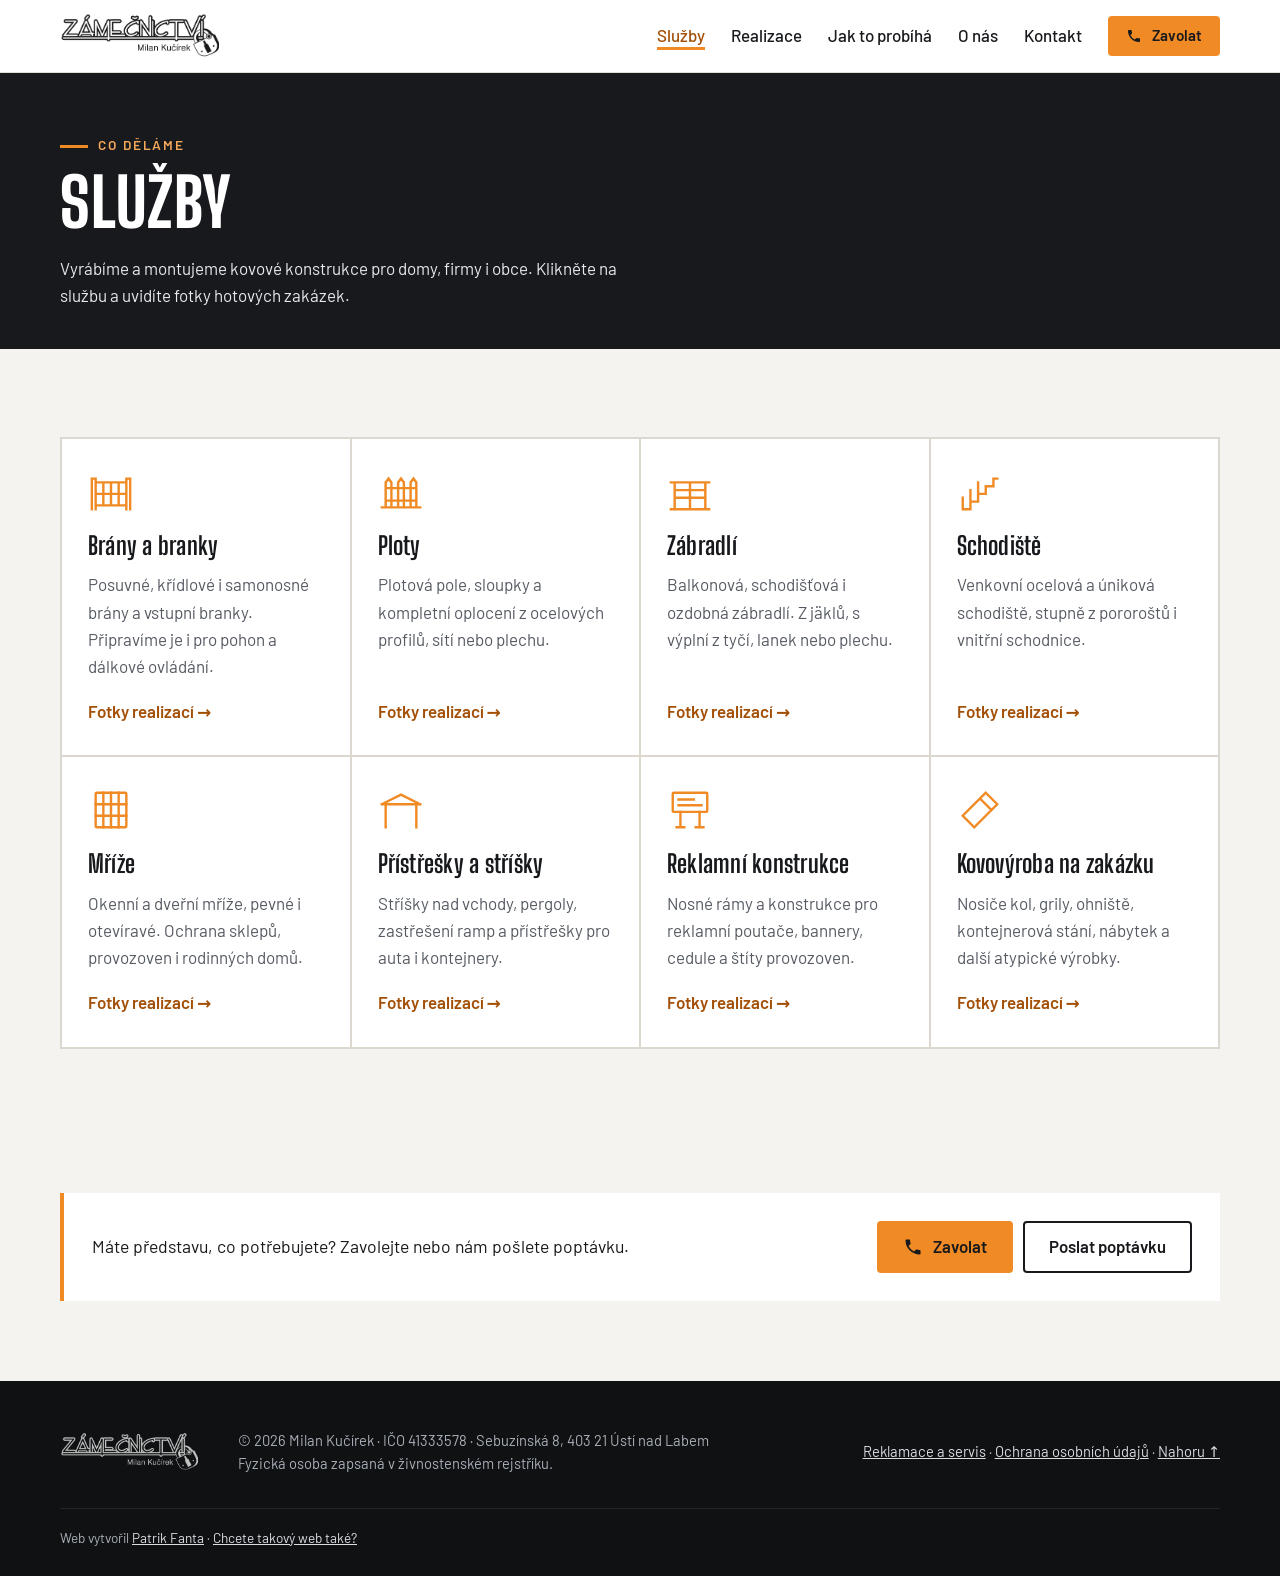
<file: sluzby.html>
<!DOCTYPE html>
<html lang="cs">
<head>
<meta charset="utf-8">
<meta name="viewport" content="width=device-width, initial-scale=1">
<title>Služby | Zámečnictví Milan Kučírek, Ústí nad Labem</title>
<meta name="description" content="Brány, ploty, zábradlí, schodiště, mříže, přístřešky, reklamní konstrukce a kovovýroba na zakázku v Ústí nad Labem a okolí.">
<link rel="canonical" href="https://zamecnictvikucirek.cz/sluzby.html">
<meta property="og:type" content="website">
<meta property="og:title" content="Služby | Zámečnictví Milan Kučírek">
<meta property="og:description" content="Brány, ploty, zábradlí, schodiště, mříže, přístřešky, reklamní konstrukce a kovovýroba na zakázku v Ústí nad Labem a okolí.">
<meta property="og:image" content="https://zamecnictvikucirek.cz/img/hero.jpg">
<meta property="og:locale" content="cs_CZ">
<meta name="theme-color" content="#17191c">
<link rel="icon" href="favicon.svg?v=1" type="image/svg+xml">
<link rel="stylesheet" href="css/fonts.css?v=1">
<link rel="stylesheet" href="css/style.css?v=12">
</head>
<body>
<a class="skip" href="#obsah">Přeskočit na obsah</a>

<header class="header" id="top">
  <div class="wrap header__inner">
    <a class="brand" href="index.html" aria-label="Zámečnictví Milan Kučírek – úvod">
      <img src="img/logo.png?v=1" alt="Zámečnictví Milan Kučírek" width="830" height="240">
    </a>
    <button class="nav-toggle" type="button" aria-expanded="false" aria-controls="nav">
      <span class="nav-toggle__bars" aria-hidden="true"></span><span class="sr">Menu</span>
    </button>
    <nav class="nav" id="nav">
      <a href="sluzby.html" aria-current="page">Služby</a>
      <a href="galerie.html">Realizace</a>
      <a href="postup.html">Jak to probíhá</a>
      <a href="o-nas.html">O nás</a>
      <a href="kontakt.html">Kontakt</a>
      <details class="callmenu">
          <summary class="btn btn--small"><svg viewBox="0 0 24 24" aria-hidden="true"><path d="M6.6 10.8a15.1 15.1 0 0 0 6.6 6.6l2.2-2.2a1 1 0 0 1 1-.25 11.4 11.4 0 0 0 3.6.57 1 1 0 0 1 1 1V20a1 1 0 0 1-1 1A17 17 0 0 1 3 4a1 1 0 0 1 1-1h3.5a1 1 0 0 1 1 1c0 1.25.2 2.45.57 3.57a1 1 0 0 1-.25 1z"/></svg> Zavolat</summary>
          <span class="callmenu__list">
            <a href="tel:+420721227162"><span>Milan · otec</span><b>721 227 162</b></a>
            <a href="tel:+420728177648"><span>Ondřej · syn</span><b>728 177 648</b></a>
          </span>
        </details>
    </nav>
  </div>
</header>

<main id="obsah">

  <section class="page-head">
    <div class="wrap">
      <p class="eyebrow">Co děláme</p>
      <h1>Služby</h1>
      <p>Vyrábíme a montujeme kovové konstrukce pro domy, firmy i obce. Klikněte na službu a uvidíte fotky hotových zakázek.</p>
    </div>
  </section>

<section class="section" id="sluzby">
    <div class="wrap">
      <div class="services">
        <a class="service" href="galerie.html#brany">
          <svg viewBox="0 0 48 48" aria-hidden="true"><path d="M4 42V10h4v32M40 42V10h4v32M8 14h32M8 38h32M8 26h32M16 14v24M24 14v24M32 14v24"/></svg>
          <h2 class="h3">Brány a branky</h2>
          <p>Posuvné, křídlové i samonosné brány a vstupní branky. Připravíme je i pro pohon a dálkové ovládání.</p>
          <span class="service__more">Fotky realizací <span aria-hidden="true">→</span></span>
        </a>
        <a class="service" href="galerie.html#ploty">
          <svg viewBox="0 0 48 48" aria-hidden="true"><path d="M4 40h40M8 40V14l3-4 3 4v26M21 40V14l3-4 3 4v26M34 40V14l3-4 3 4v26M8 20h32M8 33h32"/></svg>
          <h2 class="h3">Ploty</h2>
          <p>Plotová pole, sloupky a kompletní oplocení z ocelových profilů, sítí nebo plechu.</p>
          <span class="service__more">Fotky realizací <span aria-hidden="true">→</span></span>
        </a>
        <a class="service" href="galerie.html#zabradli">
          <svg viewBox="0 0 48 48" aria-hidden="true"><path d="M4 14h40M8 14v28M40 14v28M24 14v28M8 22h32M8 30h32M4 42h40"/></svg>
          <h2 class="h3">Zábradlí</h2>
          <p>Balkonová, schodišťová i ozdobná zábradlí. Z jäklů, s výplní z tyčí, lanek nebo plechu.</p>
          <span class="service__more">Fotky realizací <span aria-hidden="true">→</span></span>
        </a>
        <a class="service" href="galerie.html#schodiste">
          <svg viewBox="0 0 48 48" aria-hidden="true"><path d="M6 42h8v-8h8v-8h8v-8h8v-8h4M6 42V30M14 34V22M22 26V14"/></svg>
          <h2 class="h3">Schodiště</h2>
          <p>Venkovní ocelová a úniková schodiště, stupně z pororoštů i vnitřní schodnice.</p>
          <span class="service__more">Fotky realizací <span aria-hidden="true">→</span></span>
        </a>
        <a class="service" href="galerie.html#mrize">
          <svg viewBox="0 0 48 48" aria-hidden="true"><rect x="8" y="6" width="32" height="36" rx="1"/><path d="M16 6v36M24 6v36M32 6v36M8 18h32M8 30h32"/></svg>
          <h2 class="h3">Mříže</h2>
          <p>Okenní a dveřní mříže, pevné i otevíravé. Ochrana sklepů, provozoven i rodinných domů.</p>
          <span class="service__more">Fotky realizací <span aria-hidden="true">→</span></span>
        </a>
        <a class="service" href="galerie.html#pristresky">
          <svg viewBox="0 0 48 48" aria-hidden="true"><path d="M4 18L24 8l20 10M8 16v26M40 16v26M4 18h40"/></svg>
          <h2 class="h3">Přístřešky a stříšky</h2>
          <p>Stříšky nad vchody, pergoly, zastřešení ramp a přístřešky pro auta i kontejnery.</p>
          <span class="service__more">Fotky realizací <span aria-hidden="true">→</span></span>
        </a>
        <a class="service" href="galerie.html#reklama">
          <svg viewBox="0 0 48 48" aria-hidden="true"><rect x="6" y="6" width="36" height="20" rx="1"/><path d="M14 26v16M34 26v16M10 42h8M30 42h8M12 13h16M12 19h24"/></svg>
          <h2 class="h3">Reklamní konstrukce</h2>
          <p>Nosné rámy a konstrukce pro reklamní poutače, bannery, cedule a štíty provozoven.</p>
          <span class="service__more">Fotky realizací <span aria-hidden="true">→</span></span>
        </a>
        <a class="service" href="galerie.html#kovovyroba">
          <svg viewBox="0 0 48 48" aria-hidden="true"><path d="M30 6l12 12-6 6-12-12zM24 12L6 30l12 12 18-18M10 34l4 4"/></svg>
          <h2 class="h3">Kovovýroba na zakázku</h2>
          <p>Nosiče kol, grily, ohniště, kontejnerová stání, nábytek a další atypické výrobky.</p>
          <span class="service__more">Fotky realizací <span aria-hidden="true">→</span></span>
        </a>
      </div>
    </div>
  </section>

  <section class="section section--cta">
    <div class="wrap">
      <div class="gallery-cta">
        <p>Máte představu, co potřebujete? Zavolejte nebo nám pošlete poptávku.</p>
        <span class="cta-actions"><details class="callmenu">
          <summary class="btn"><svg viewBox="0 0 24 24" aria-hidden="true"><path d="M6.6 10.8a15.1 15.1 0 0 0 6.6 6.6l2.2-2.2a1 1 0 0 1 1-.25 11.4 11.4 0 0 0 3.6.57 1 1 0 0 1 1 1V20a1 1 0 0 1-1 1A17 17 0 0 1 3 4a1 1 0 0 1 1-1h3.5a1 1 0 0 1 1 1c0 1.25.2 2.45.57 3.57a1 1 0 0 1-.25 1z"/></svg> Zavolat</summary>
          <span class="callmenu__list">
            <a href="tel:+420721227162"><span>Milan · otec</span><b>721 227 162</b></a>
            <a href="tel:+420728177648"><span>Ondřej · syn</span><b>728 177 648</b></a>
          </span>
        </details> <a class="btn btn--line" href="kontakt.html">Poslat poptávku</a></span>
      </div>
    </div>
  </section>

</main>

<footer class="footer">
  <div class="wrap footer__inner">
    <img class="footer__logo" src="img/logo-white.png?v=1" alt="" width="830" height="240" loading="lazy">
    <span>© <span id="rok">2026</span> Milan Kučírek · IČO 41333578 · Sebuzínská 8, 403 21 Ústí nad Labem<br>Fyzická osoba zapsaná v živnostenském rejstříku.</span>
    <span class="footer__links"><a href="reklamace.html">Reklamace a servis</a> · <a href="ochrana-osobnich-udaju.html">Ochrana osobních údajů</a> · <a href="#top">Nahoru ↑</a></span>
    <p class="made">Web vytvořil <a href="https://patrikfanta.cz/?ref=kucirek" target="_blank" rel="noopener">Patrik Fanta</a> · <a href="https://patrikfanta.cz/?ref=kucirek" target="_blank" rel="noopener">Chcete takový web také?</a></p>
  </div>
</footer>

<details class="call-fab callmenu callmenu--up">
  <summary class="call-fab__btn" aria-label="Zavolat"><svg viewBox="0 0 24 24" aria-hidden="true"><path d="M6.6 10.8a15.1 15.1 0 0 0 6.6 6.6l2.2-2.2a1 1 0 0 1 1-.25 11.4 11.4 0 0 0 3.6.57 1 1 0 0 1 1 1V20a1 1 0 0 1-1 1A17 17 0 0 1 3 4a1 1 0 0 1 1-1h3.5a1 1 0 0 1 1 1c0 1.25.2 2.45.57 3.57a1 1 0 0 1-.25 1z"/></svg></summary>
  <span class="callmenu__list">
            <a href="tel:+420721227162"><span>Milan · otec</span><b>721 227 162</b></a>
            <a href="tel:+420728177648"><span>Ondřej · syn</span><b>728 177 648</b></a>
          </span>
</details>

<script src="js/main.js?v=5"></script>
<!-- Anonymní měření návštěvnosti bez cookies (GoatCounter), skript hostovaný lokálně -->
<script data-goatcounter="https://kucirek.stat.patrikfanta.cz/count" async src="js/count.js"></script>
</body>
</html>
</file>
<file: css/fonts.css>
/* Self-hosted fonts (SIL Open Font License) */
@font-face {
  font-family: 'Barlow';
  font-style: normal;
  font-weight: 400;
  font-display: swap;
  src: url(../fonts/barlow-400-latin-ext.woff2) format('woff2');
  unicode-range: U+0100-02BA, U+02BD-02C5, U+02C7-02CC, U+02CE-02D7, U+02DD-02FF, U+0304, U+0308, U+0329, U+1D00-1DBF, U+1E00-1E9F, U+1EF2-1EFF, U+2020, U+20A0-20AB, U+20AD-20C0, U+2113, U+2C60-2C7F, U+A720-A7FF;
}
@font-face {
  font-family: 'Barlow';
  font-style: normal;
  font-weight: 400;
  font-display: swap;
  src: url(../fonts/barlow-400-latin.woff2) format('woff2');
  unicode-range: U+0000-00FF, U+0131, U+0152-0153, U+02BB-02BC, U+02C6, U+02DA, U+02DC, U+0304, U+0308, U+0329, U+2000-206F, U+20AC, U+2122, U+2191, U+2193, U+2212, U+2215, U+FEFF, U+FFFD;
}
@font-face {
  font-family: 'Barlow';
  font-style: normal;
  font-weight: 500;
  font-display: swap;
  src: url(../fonts/barlow-500-latin-ext.woff2) format('woff2');
  unicode-range: U+0100-02BA, U+02BD-02C5, U+02C7-02CC, U+02CE-02D7, U+02DD-02FF, U+0304, U+0308, U+0329, U+1D00-1DBF, U+1E00-1E9F, U+1EF2-1EFF, U+2020, U+20A0-20AB, U+20AD-20C0, U+2113, U+2C60-2C7F, U+A720-A7FF;
}
@font-face {
  font-family: 'Barlow';
  font-style: normal;
  font-weight: 500;
  font-display: swap;
  src: url(../fonts/barlow-500-latin.woff2) format('woff2');
  unicode-range: U+0000-00FF, U+0131, U+0152-0153, U+02BB-02BC, U+02C6, U+02DA, U+02DC, U+0304, U+0308, U+0329, U+2000-206F, U+20AC, U+2122, U+2191, U+2193, U+2212, U+2215, U+FEFF, U+FFFD;
}
@font-face {
  font-family: 'Barlow';
  font-style: normal;
  font-weight: 600;
  font-display: swap;
  src: url(../fonts/barlow-600-latin-ext.woff2) format('woff2');
  unicode-range: U+0100-02BA, U+02BD-02C5, U+02C7-02CC, U+02CE-02D7, U+02DD-02FF, U+0304, U+0308, U+0329, U+1D00-1DBF, U+1E00-1E9F, U+1EF2-1EFF, U+2020, U+20A0-20AB, U+20AD-20C0, U+2113, U+2C60-2C7F, U+A720-A7FF;
}
@font-face {
  font-family: 'Barlow';
  font-style: normal;
  font-weight: 600;
  font-display: swap;
  src: url(../fonts/barlow-600-latin.woff2) format('woff2');
  unicode-range: U+0000-00FF, U+0131, U+0152-0153, U+02BB-02BC, U+02C6, U+02DA, U+02DC, U+0304, U+0308, U+0329, U+2000-206F, U+20AC, U+2122, U+2191, U+2193, U+2212, U+2215, U+FEFF, U+FFFD;
}
@font-face {
  font-family: 'Big Shoulders Display';
  font-style: normal;
  font-weight: 700;
  font-display: swap;
  src: url(../fonts/big-shoulders-display-700-latin-ext.woff2) format('woff2');
  unicode-range: U+0100-02BA, U+02BD-02C5, U+02C7-02CC, U+02CE-02D7, U+02DD-02FF, U+0304, U+0308, U+0329, U+1D00-1DBF, U+1E00-1E9F, U+1EF2-1EFF, U+2020, U+20A0-20AB, U+20AD-20C0, U+2113, U+2C60-2C7F, U+A720-A7FF;
}
@font-face {
  font-family: 'Big Shoulders Display';
  font-style: normal;
  font-weight: 700;
  font-display: swap;
  src: url(../fonts/big-shoulders-display-700-latin.woff2) format('woff2');
  unicode-range: U+0000-00FF, U+0131, U+0152-0153, U+02BB-02BC, U+02C6, U+02DA, U+02DC, U+0304, U+0308, U+0329, U+2000-206F, U+20AC, U+2122, U+2191, U+2193, U+2212, U+2215, U+FEFF, U+FFFD;
}
@font-face {
  font-family: 'Big Shoulders Display';
  font-style: normal;
  font-weight: 800;
  font-display: swap;
  src: url(../fonts/big-shoulders-display-800-latin-ext.woff2) format('woff2');
  unicode-range: U+0100-02BA, U+02BD-02C5, U+02C7-02CC, U+02CE-02D7, U+02DD-02FF, U+0304, U+0308, U+0329, U+1D00-1DBF, U+1E00-1E9F, U+1EF2-1EFF, U+2020, U+20A0-20AB, U+20AD-20C0, U+2113, U+2C60-2C7F, U+A720-A7FF;
}
@font-face {
  font-family: 'Big Shoulders Display';
  font-style: normal;
  font-weight: 800;
  font-display: swap;
  src: url(../fonts/big-shoulders-display-800-latin.woff2) format('woff2');
  unicode-range: U+0000-00FF, U+0131, U+0152-0153, U+02BB-02BC, U+02C6, U+02DA, U+02DC, U+0304, U+0308, U+0329, U+2000-206F, U+20AC, U+2122, U+2191, U+2193, U+2212, U+2215, U+FEFF, U+FFFD;
}
</file>
<file: css/style.css>
:root {
  --ink: #17191c;          /* tmavá ocel – pozadí tmavých sekcí, text */
  --steel: #23272c;
  --line-dark: #363b42;
  --paper: #f5f3ef;
  --white: #fff;
  --muted: #565b63;        /* šedý text na světlém */
  --muted-dark: #a9afb7;   /* šedý text na tmavém */
  --spark: #f08a24;        /* oranžová jiskra – plochy, tlačítka, čáry */
  --spark-text: #a34f06;   /* oranžová pro text na světlém pozadí */
  --spark-light: #f6a85a;  /* oranžová pro text na tmavém pozadí */
  --radius: 4px;
  --head: 'Big Shoulders Display', 'Arial Narrow', sans-serif;
  --body: 'Barlow', system-ui, sans-serif;
}

*, *::before, *::after { box-sizing: border-box; }
html { scroll-behavior: smooth; scroll-padding-top: 84px; }
@media (prefers-reduced-motion: reduce) { html { scroll-behavior: auto; } }
body { margin: 0; font: 400 1.0625rem/1.6 var(--body); color: var(--ink); background: var(--paper); }
img { max-width: 100%; height: auto; display: block; }
a { color: var(--spark-text); }
h1, h2, h3 { font-family: var(--head); font-weight: 800; line-height: 1.05; margin: 0 0 .5em; letter-spacing: .01em; }
h1 { font-size: clamp(2.8rem, 7vw, 5.2rem); text-transform: uppercase; }
h2 { font-size: clamp(2.2rem, 4.5vw, 3.4rem); text-transform: uppercase; }
h3 { font-size: 1.55rem; font-weight: 700; }
p { margin: 0 0 1em; }
:focus-visible { outline: 3px solid var(--spark); outline-offset: 3px; }

.wrap { width: min(1160px, 100% - 32px); margin-inline: auto; }
.sr { position: absolute; width: 1px; height: 1px; overflow: hidden; clip: rect(0 0 0 0); white-space: nowrap; }
.skip { position: absolute; left: -999px; top: 8px; background: var(--ink); color: #fff; padding: 8px 14px; z-index: 100; }
.skip:focus { left: 8px; }

.eyebrow { font: 600 .85rem/1.2 var(--body); letter-spacing: .14em; text-transform: uppercase; color: var(--spark-text); margin-bottom: .6em; }
.eyebrow::before { content: ""; display: inline-block; width: 28px; height: 3px; background: var(--spark); vertical-align: middle; margin-right: 10px; }

/* Tlačítka */
.btn {
  display: inline-flex; align-items: center; gap: 10px; padding: 14px 24px;
  background: var(--spark); color: var(--ink); border: 2px solid var(--spark); border-radius: var(--radius);
  font: 600 1.05rem/1 var(--body); text-decoration: none; cursor: pointer; transition: background .2s, color .2s, border-color .2s;
}
.btn:hover { background: #ffa149; border-color: #ffa149; }
.btn svg { width: 20px; height: 20px; fill: currentColor; }
.btn--ghost { background: transparent; color: #fff; border-color: rgba(255,255,255,.7); }
.btn--ghost:hover { background: #fff; color: var(--ink); border-color: #fff; }
.btn--small { padding: 10px 16px; font-size: .95rem; }

/* Hlavička */
.header { position: sticky; top: 0; z-index: 50; background: var(--white); border-bottom: 1px solid #e3e0da; }
.header__inner { display: flex; align-items: center; justify-content: space-between; min-height: 72px; gap: 20px; }
.brand img { height: 46px; width: auto; }
.nav { display: flex; align-items: center; gap: 26px; }
.nav a:not(.btn) { color: var(--ink); text-decoration: none; font-weight: 500; }
.nav a:not(.btn):hover { color: var(--spark-text); }
.nav-toggle { display: none; background: none; border: 0; padding: 10px; cursor: pointer; }
.nav-toggle__bars, .nav-toggle__bars::before, .nav-toggle__bars::after { display: block; width: 26px; height: 3px; background: var(--ink); position: relative; transition: transform .2s; }
.nav-toggle__bars::before, .nav-toggle__bars::after { content: ""; position: absolute; left: 0; }
.nav-toggle__bars::before { top: -8px; }
.nav-toggle__bars::after { top: 8px; }
.nav-toggle[aria-expanded="true"] .nav-toggle__bars { background: transparent; }
.nav-toggle[aria-expanded="true"] .nav-toggle__bars::before { transform: translateY(8px) rotate(45deg); }
.nav-toggle[aria-expanded="true"] .nav-toggle__bars::after { transform: translateY(-8px) rotate(-45deg); }

@media (max-width: 860px) {
  .nav-toggle { display: block; }
  .nav { position: absolute; top: 100%; left: 0; right: 0; flex-direction: column; align-items: stretch; gap: 0;
    background: var(--white); border-bottom: 1px solid #e3e0da; padding: 8px 16px 16px; display: none; }
  .nav.is-open { display: flex; }
  .nav a:not(.btn) { padding: 12px 0; border-bottom: 1px solid #eee; }
  .nav .btn { margin-top: 12px; justify-content: center; }
  .brand img { height: 38px; }
}

/* Úvod */
.hero { position: relative; color: #fff; background: var(--ink); min-height: min(78vh, 680px); display: flex; align-items: flex-end; overflow: hidden; }
.hero__img { position: absolute; inset: 0; width: 100%; height: 100%; object-fit: cover; object-position: 60% 40%; }
.hero::after { content: ""; position: absolute; inset: 0; background: linear-gradient(90deg, rgba(23,25,28,.92) 0%, rgba(23,25,28,.75) 45%, rgba(23,25,28,.25) 100%), linear-gradient(0deg, rgba(23,25,28,.6), transparent 50%); }
.hero__content { position: relative; z-index: 1; padding: 120px 0 72px; }
.hero .eyebrow { color: var(--spark-light); }
.hero__lead { font-size: 1.25rem; max-width: 34ch; color: #e6e8eb; }
.hero__actions { display: flex; flex-wrap: wrap; gap: 12px; margin-top: 28px; }

/* Fakta */
.facts { background: var(--spark); color: var(--ink); }
.facts__grid { display: grid; grid-template-columns: repeat(4, 1fr); }
.facts__grid div { padding: 22px 18px; border-left: 1px solid rgba(23,25,28,.2); }
.facts__grid div:first-child { border-left: 0; padding-left: 0; }
.facts strong { display: block; font: 800 1.7rem/1.1 var(--head); text-transform: uppercase; }
.facts span { font-size: .95rem; }
@media (max-width: 760px) {
  .facts__grid { grid-template-columns: 1fr 1fr; }
  .facts__grid div { padding: 16px 12px; border-left: 0; border-top: 1px solid rgba(23,25,28,.2); }
  .facts__grid div:nth-child(-n+2) { border-top: 0; }
  .facts__grid div:nth-child(odd) { padding-left: 0; }
}

/* Sekce */
.section { padding: 96px 0; }
.section--alt { background: #ebe8e2; }
.section--dark { background: var(--ink); color: #e6e8eb; }
.section--dark h2, .section--dark h3 { color: #fff; }
.section--dark .eyebrow { color: var(--spark-light); }
.section--dark a { color: var(--spark-light); }
@media (max-width: 700px) { .section { padding: 64px 0; } }

/* Služby */
.services { display: grid; grid-template-columns: repeat(4, 1fr); gap: 2px; background: #dcd8d0; border: 2px solid #dcd8d0; margin-top: 32px; }
.service { display: flex; flex-direction: column; background: var(--white); padding: 30px 26px; color: var(--ink); text-decoration: none; transition: background .2s; }
.service:hover { background: #fffaf4; }
.service:focus-visible { outline-offset: -3px; }
.service__more { margin-top: auto; padding-top: 18px; font-weight: 600; color: var(--spark-text); }
.service__more span { display: inline-block; transition: transform .2s; }
.service:hover .service__more span { transform: translateX(4px); }
.service svg { width: 46px; height: 46px; fill: none; stroke: var(--spark); stroke-width: 2.5; stroke-linecap: square; margin-bottom: 18px; }
.service p { color: var(--muted); margin: 0; }
@media (max-width: 1000px) { .services { grid-template-columns: 1fr 1fr; } }
@media (max-width: 600px) { .services { grid-template-columns: 1fr; } }

/* Galerie */
.gallery { display: grid; grid-template-columns: repeat(4, 1fr); grid-auto-rows: 240px; gap: 12px; margin-top: 32px; }
.gallery__item { margin: 0; position: relative; overflow: hidden; background: var(--steel); }
.gallery__item--wide { grid-column: span 2; }
.gallery__item--tall { grid-row: span 2; }
.gallery__item a { display: block; height: 100%; }
.gallery__item img { width: 100%; height: 100%; object-fit: cover; transition: transform .4s; }
.gallery__item a:hover img { transform: scale(1.04); }
.gallery__item figcaption { position: absolute; left: 0; right: 0; bottom: 0; padding: 28px 14px 10px; font-weight: 500; color: #fff;
  background: linear-gradient(transparent, rgba(0,0,0,.8)); pointer-events: none; }
.gallery__more { margin: 24px 0 0; color: var(--muted-dark); }
@media (max-width: 900px) {
  .gallery { grid-template-columns: 1fr 1fr; grid-auto-rows: 200px; }
}
@media (max-width: 560px) {
  .gallery { grid-template-columns: 1fr; grid-auto-rows: 220px; }
  .gallery__item--wide { grid-column: auto; }
  .gallery__item--tall { grid-row: span 2; }
}

.lightbox { border: 0; padding: 0; background: transparent; max-width: min(1200px, 94vw); max-height: 94vh; overflow: visible; }
.lightbox::backdrop { background: rgba(10,11,12,.9); }
.lightbox img { max-width: 100%; max-height: 84vh; margin: 0 auto; }
.lightbox__caption { color: #fff; text-align: center; margin: 10px 0 0; }
.lightbox__close { position: absolute; top: -44px; right: 0; width: 40px; height: 40px; border: 0; background: none; color: #fff; font-size: 2.2rem; line-height: 1; cursor: pointer; }

/* Postup */
.steps { list-style: none; padding: 0; margin: 32px 0 0; display: grid; grid-template-columns: repeat(4, 1fr); gap: 24px; counter-reset: s; }
.steps li { counter-increment: s; border-top: 3px solid var(--ink); padding-top: 18px; }
.steps li::before { content: "0" counter(s); display: block; font: 800 2.6rem/1 var(--head); color: var(--spark-text); margin-bottom: 10px; }
.steps p { color: var(--muted); margin: 0; }
@media (max-width: 900px) { .steps { grid-template-columns: 1fr 1fr; } }
@media (max-width: 520px) { .steps { grid-template-columns: 1fr; } }

/* O nás */
.about { display: grid; grid-template-columns: 1.3fr 1fr; gap: 56px; align-items: center; }
.about__text p { max-width: 58ch; }
.about__img { margin: 0; }
.about__img img { width: 100%; max-height: 520px; object-fit: cover; border-radius: var(--radius); }
@media (max-width: 800px) { .about { grid-template-columns: 1fr; gap: 32px; } .about__img img { max-height: 380px; } }

/* Kontakt */
.contact { display: grid; grid-template-columns: 1fr 1fr; gap: 56px; align-items: start; }
.contact__list { list-style: none; padding: 0; margin: 24px 0 28px; }
.contact__list li { display: grid; grid-template-columns: 96px 1fr; gap: 12px; padding: 12px 0; border-bottom: 1px solid var(--line-dark); }
.contact__list span { color: var(--muted-dark); font-size: .9rem; padding-top: 2px; }
.contact__list a { font-weight: 600; text-decoration: none; overflow-wrap: anywhere; }
.contact__list a:hover { text-decoration: underline; }
@media (max-width: 900px) { .contact { grid-template-columns: 1fr; } }

.map { width: 100%; aspect-ratio: 4/3; border: 0; border-radius: var(--radius); }
.map-consent { display: flex; align-items: center; justify-content: center; position: relative; overflow: hidden; border: 1px solid var(--line-dark);
  background: var(--steel) repeating-linear-gradient(45deg, transparent 0 22px, rgba(255,255,255,.03) 22px 24px); }
.map-consent::before { content: ""; position: absolute; inset: 0; background: url(../img/mapa.jpg) center/cover; filter: grayscale(1) invert(.92) contrast(1.05) brightness(1.1); }
.map-consent::after { content: ""; position: absolute; inset: 0; background: radial-gradient(circle at 50% 50%, rgba(23,25,28,.7), rgba(23,25,28,.82) 80%); }
.map-credit { position: absolute; right: 8px; bottom: 6px; z-index: 1; font-size: .72rem; color: var(--muted-dark); }
.map-inner { position: relative; z-index: 2; text-align: center; padding: 24px; max-width: 420px; }
.map-inner svg { width: 40px; height: 40px; fill: var(--spark); margin: 0 auto 10px; display: block; }
.map-inner b { color: #fff; }
.map-inner p { font-size: .88rem; color: var(--muted-dark); margin: 6px 0 16px; }
.map-actions { display: flex; gap: 8px; justify-content: center; flex-wrap: wrap; }
.section--dark .map-actions .btn { color: var(--ink); }
.section--dark .map-actions .btn--ghost { color: #fff; }
.section--dark .map-actions .btn--ghost:hover { color: var(--ink); }

/* Formulář */
.form { background: var(--white); color: var(--ink); padding: 32px; border-radius: var(--radius); border-top: 4px solid var(--spark); }
.section--dark .form h3 { color: var(--ink); }
.section--dark .form a { color: var(--spark-text); }
.form label { display: block; font-weight: 600; font-size: .95rem; margin-bottom: 16px; }
.form input:not([type=checkbox]), .form select, .form textarea {
  display: block; width: 100%; margin-top: 6px; padding: 12px 14px; font: inherit; font-weight: 400; color: var(--ink);
  background: var(--paper); border: 1px solid #c9c5bd; border-radius: var(--radius);
}
.form textarea { resize: vertical; }
.form ::placeholder { color: #6a6f77; opacity: 1; }
.form input:focus, .form select:focus, .form textarea:focus { outline: 2px solid var(--spark); outline-offset: 0; border-color: var(--spark); }
.form .is-invalid { border-color: #b3261e; background: #fdf1f0; }
.form__row { display: grid; grid-template-columns: 1fr 1fr; gap: 12px; }
@media (max-width: 520px) { .form__row { grid-template-columns: 1fr; gap: 0; } .form { padding: 24px 18px; } }
.form .consent { display: flex; gap: 10px; align-items: flex-start; font-weight: 400; font-size: .92rem; color: var(--muted); }
.form .consent input { margin-top: 4px; width: 18px; height: 18px; flex: none; accent-color: var(--spark-text); }
.form .btn { width: 100%; justify-content: center; }
.form .btn:disabled { opacity: .6; cursor: wait; }
.form__status { margin: 14px 0 0; font-size: .95rem; min-height: 1.4em; }
.form__status.is-ok { color: #1d6b34; font-weight: 600; }
.form__status.is-error { color: #b3261e; }
.hp { position: absolute; left: -9999px; }

/* Patička */
.footer { background: #0f1113; color: var(--muted-dark); padding: 48px 0 28px; font-size: .92rem; }
.footer__inner { display: grid; grid-template-columns: auto 1fr auto; gap: 20px 40px; align-items: center; }
.footer__logo { height: 40px; width: auto; opacity: .85; }
.footer a { color: #d9dde2; }
.footer a:hover { color: var(--spark-light); }
.made { grid-column: 1 / -1; margin: 12px 0 0; padding-top: 18px; border-top: 1px solid #23272c; font-size: .85rem; }
@media (max-width: 800px) { .footer__inner { grid-template-columns: 1fr; } }

/* Plovoucí tlačítko Zavolat (mobil) */
.call-fab { position: fixed; right: 16px; bottom: 16px; z-index: 40; width: 58px; height: 58px; border-radius: 50%; background: var(--spark);
  display: none; align-items: center; justify-content: center; box-shadow: 0 6px 20px rgba(0,0,0,.3); opacity: 0; transform: translateY(20px); transition: opacity .25s, transform .25s; }
.call-fab svg { width: 26px; height: 26px; fill: var(--ink); }
.call-fab.is-shown { opacity: 1; transform: none; }
@media (max-width: 860px) { .call-fab { display: flex; } }

/* Právní stránky */
.legal { padding: 64px 0 96px; }
.legal .wrap { max-width: 780px; }
.legal h1 { font-size: clamp(2.2rem, 5vw, 3.4rem); }
.legal h2 { font-size: 1.9rem; margin-top: 1.6em; }
.legal h3 { font-size: 1.3rem; margin-top: 1.2em; }
.legal-lead { font-size: 1.15rem; color: var(--muted); }
.legal-date { margin-top: 40px; color: var(--muted); font-size: .92rem; }
.legal li { margin-bottom: .4em; }
.notfound { min-height: 60vh; display: flex; align-items: center; padding: 80px 0; }

/* Galerie se záložkami */
.page-head { background: var(--ink); color: #fff; padding: 64px 0 40px; }
.page-head h1 { font-size: clamp(2.6rem, 6vw, 4.2rem); margin-bottom: .25em; }
.page-head p { color: #e6e8eb; max-width: 60ch; margin: 0; }
.page-head .eyebrow { color: var(--spark-light); }
.tabs-bar { position: sticky; top: 72px; z-index: 30; background: var(--paper); border-bottom: 1px solid #dcd8d0; }
.tabs { display: flex; gap: 4px; overflow-x: auto; scrollbar-width: thin; padding: 10px 0; }
.tab { flex: none; padding: 10px 16px; border: 2px solid transparent; border-radius: var(--radius); background: transparent;
  font: 600 .98rem/1 var(--body); color: var(--ink); cursor: pointer; white-space: nowrap; }
.tab:hover { border-color: #c9c5bd; }
.tab[aria-selected="true"] { background: var(--ink); color: #fff; border-color: var(--ink); }
.tab .count { font-weight: 500; opacity: .7; margin-left: 4px; }
.gallery-page { padding: 40px 0 96px; }
.tabpanel h2 { font-size: clamp(1.8rem, 3.5vw, 2.6rem); margin-bottom: .3em; }
.tabpanel > p { color: var(--muted); max-width: 62ch; }
.photo-grid { display: grid; grid-template-columns: repeat(auto-fill, minmax(200px, 1fr)); gap: 10px; margin-top: 24px; }
.photo-grid a { display: block; aspect-ratio: 4/3; overflow: hidden; background: #dcd8d0; border-radius: 2px; }
.photo-grid img { width: 100%; height: 100%; object-fit: cover; transition: transform .4s; }
.photo-grid a:hover img { transform: scale(1.04); }
.gallery-cta { margin-top: 48px; padding: 28px; background: var(--white); border-left: 4px solid var(--spark); display: flex; flex-wrap: wrap; gap: 16px 28px; align-items: center; justify-content: space-between; }
.gallery-cta p { margin: 0; font-size: 1.1rem; }
@media (max-width: 520px) { .photo-grid { grid-template-columns: 1fr 1fr; gap: 6px; } }

.lightbox__nav { position: fixed; top: 50%; transform: translateY(-50%); width: 52px; height: 72px; border: 0; background: rgba(0,0,0,.45); color: #fff; font-size: 2.4rem; cursor: pointer; }
.lightbox__nav:hover { background: rgba(0,0,0,.7); }
.lightbox__prev { left: 8px; }
.lightbox__next { right: 8px; }
.realizace-more { margin-top: 28px; }

/* Aktivní položka menu */
.nav a[aria-current="page"] { color: var(--spark-text); box-shadow: inset 0 -3px 0 var(--spark); }
@media (max-width: 860px) { .nav a[aria-current="page"] { box-shadow: inset 3px 0 0 var(--spark); padding-left: 10px; } }

/* Podstránky – ať patička nevisí uprostřed obrazovky */
main { min-height: calc(100vh - 72px - 220px); }
.page-head + .section { padding-top: 56px; }

/* Rozcestník na úvodu */
.crossroads { padding: 56px 0 72px; }
.crossroads__grid { display: grid; grid-template-columns: repeat(4, 1fr); gap: 14px; }
.tile { position: relative; display: block; aspect-ratio: 4/3; overflow: hidden; border-radius: var(--radius); background: var(--ink); color: #fff; text-decoration: none; }
.tile img { width: 100%; height: 100%; object-fit: cover; opacity: .75; transition: transform .4s, opacity .3s; }
.tile::after { content: ""; position: absolute; inset: 0; background: linear-gradient(transparent 35%, rgba(15,17,19,.9)); }
.tile__text { position: absolute; left: 18px; right: 18px; bottom: 16px; z-index: 1; }
.tile__text strong { display: block; font: 800 1.7rem/1.1 var(--head); text-transform: uppercase; }
.tile__text strong::after { content: " →"; color: var(--spark); }
.tile__text span { font-size: .95rem; color: #e6e8eb; }
.tile:hover img { transform: scale(1.05); opacity: .9; }
@media (max-width: 900px) { .crossroads__grid { grid-template-columns: 1fr 1fr; } }
@media (max-width: 480px) { .crossroads__grid { gap: 10px; } .tile__text { left: 12px; right: 12px; bottom: 10px; } .tile__text strong { font-size: 1.3rem; } .tile__text span { font-size: .85rem; } }
.page-head + .section--dark { padding-top: 16px; }
.section--cta { padding: 0 0 80px; }
.section--alt + .section--cta { background: #ebe8e2; }
.cta-actions { display: flex; flex-wrap: wrap; gap: 10px; }
.btn--line { background: transparent; color: var(--ink); border-color: var(--ink); }
.btn--line:hover { background: var(--ink); color: #fff; border-color: var(--ink); }

/* Kde pracujeme (místo mapy) */
.area { display: flex; gap: 16px; align-items: flex-start; padding: 22px 24px; border: 1px solid var(--line-dark); border-left: 4px solid var(--spark); border-radius: var(--radius); background: var(--steel); }
.area svg { flex: none; width: 34px; height: 34px; fill: var(--spark); margin-top: 2px; }
.area h3 { font-size: 1.35rem; margin-bottom: .3em; }
.area p { margin: 0; color: #d9dde2; }

/* Kontakt na světlém pozadí (jednotně s ostatními podstránkami) */
#kontakt .contact__list li { border-bottom-color: #dcd8d0; }
#kontakt .contact__list span { color: var(--muted); }
#kontakt .contact__list a { color: var(--spark-text); }
#kontakt .area { background: var(--white); border-color: #dcd8d0; border-left-color: var(--spark); }
#kontakt .area h3 { color: var(--ink); }
#kontakt .area p { color: var(--muted); }
#kontakt .form { border: 1px solid #dcd8d0; border-top: 4px solid var(--spark); }

/* Nadpis s háčkem (Ř, Č…) nesmí narážet do čárky nad ním */
.page-head .eyebrow { margin-bottom: 1em; }
.page-head + .legal { padding-top: 48px; }
.page-head + .section .gallery-cta { margin-top: 0; }

/* Tmavý pruh s nadpisem má na všech podstránkách stejnou výšku */
.page-head { min-height: 276px; display: flex; align-items: flex-end; }
.page-head .wrap { width: min(1160px, 100% - 32px); }
@media (max-width: 700px) { .page-head { min-height: 324px; padding-top: 48px; } }

/* Nadpisy 2. úrovně, které vypadají jako h3 (správné pořadí nadpisů pro čtečky) */
h2.h3 { font-size: 1.55rem; font-weight: 700; text-transform: none; }
.area h2.h3 { font-size: 1.35rem; margin-bottom: .3em; }
.section--dark h2.h3 { color: #fff; }
#kontakt .area h2.h3, .form h2.h3 { color: var(--ink); }

/* Kontakt: Napište nám (místo formuláře) */
.mailbox p { color: var(--muted); margin: 0 0 22px; }
.mailbox__actions { display: flex; flex-direction: column; gap: 10px; }
.mailbox__actions .btn { justify-content: center; overflow-wrap: anywhere; }

/* Reklamace: postup */
.steps-list { list-style: none; padding: 0; margin: 16px 0 0; counter-reset: k; }
.steps-list li { counter-increment: k; position: relative; padding: 0 0 18px 52px; margin: 0; }
.steps-list li::before { content: counter(k); position: absolute; left: 0; top: 0; width: 36px; height: 36px; border-radius: 50%; background: var(--spark); color: var(--ink); font: 800 1.2rem/36px var(--head); text-align: center; }
.steps-list b { display: block; font-size: 1.05rem; margin-bottom: 2px; }

/* Zavolat – výběr ze dvou čísel (Milan / Ondřej) */
.callmenu { position: relative; display: inline-block; }
.callmenu > summary { list-style: none; cursor: pointer; user-select: none; }
.callmenu > summary::-webkit-details-marker { display: none; }
.btn--small svg { width: 16px; height: 16px; }
.callmenu__list { position: absolute; right: 0; top: calc(100% + 6px); z-index: 60; min-width: 240px; display: flex; flex-direction: column; padding: 6px;
  background: var(--white); border: 1px solid #dcd8d0; border-radius: var(--radius); box-shadow: 0 10px 30px rgba(0,0,0,.18); }
.callmenu__list a, .nav .callmenu__list a { display: flex; justify-content: space-between; align-items: baseline; gap: 16px; padding: 10px 12px; border: 0; box-shadow: none;
  color: var(--ink); text-decoration: none; border-radius: var(--radius); }
.callmenu__list a:hover, .callmenu__list a:focus-visible { background: var(--paper); }
.callmenu__list span { font-size: .9rem; color: var(--muted); }
.callmenu__list b { font-weight: 600; white-space: nowrap; }
.hero .callmenu__list, .cta-actions .callmenu__list { left: 0; right: auto; }
.callmenu--up .callmenu__list { top: auto; bottom: calc(100% + 10px); }
@media (max-width: 860px) {
  .nav .callmenu { display: block; margin-top: 12px; }
  .nav .callmenu > summary { width: 100%; justify-content: center; margin-top: 0; }
  .nav .callmenu__list { position: static; box-shadow: none; margin-top: 6px; }
}

/* Plovoucí tlačítko na mobilu je teď <details> */
details.call-fab { position: fixed; right: 16px; bottom: 16px; width: auto; height: auto; background: none; box-shadow: none; border-radius: 0; display: none; }
details.call-fab:not(.is-shown) { pointer-events: none; }
.call-fab__btn { width: 58px; height: 58px; border-radius: 50%; background: var(--spark); display: flex; align-items: center; justify-content: center; box-shadow: 0 6px 20px rgba(0,0,0,.3); }
.call-fab__btn svg { width: 26px; height: 26px; fill: var(--ink); }
.call-fab .callmenu__list { right: 0; }
@media (max-width: 860px) { details.call-fab { display: block; } }

/* Kontakt: otec a syn */
.people { display: grid; grid-template-columns: 1fr 1fr; gap: 12px; margin-bottom: 24px; }
.person { display: flex; flex-direction: column; align-items: center; text-align: center; padding: 22px 14px 18px; background: var(--white);
  border: 1px solid #dcd8d0; border-radius: var(--radius); color: var(--ink); text-decoration: none; transition: border-color .2s; }
.person:hover { border-color: var(--spark); }
.person__avatar { width: 56px; height: 56px; border-radius: 50%; background: var(--spark); color: var(--ink); display: flex; align-items: center; justify-content: center;
  font: 800 1.35rem/1 var(--head); margin-bottom: 10px; }
.person b { font-size: 1.05rem; }
.person__role { font-size: .8rem; letter-spacing: .12em; text-transform: uppercase; color: var(--muted); margin: 2px 0 12px; }
.person__tel { display: inline-flex; align-items: center; gap: 6px; font-weight: 600; color: var(--spark-text); white-space: nowrap; }
.person__tel svg { width: 16px; height: 16px; fill: currentColor; }
@media (max-width: 380px) { .people { grid-template-columns: 1fr; } }
</file>
